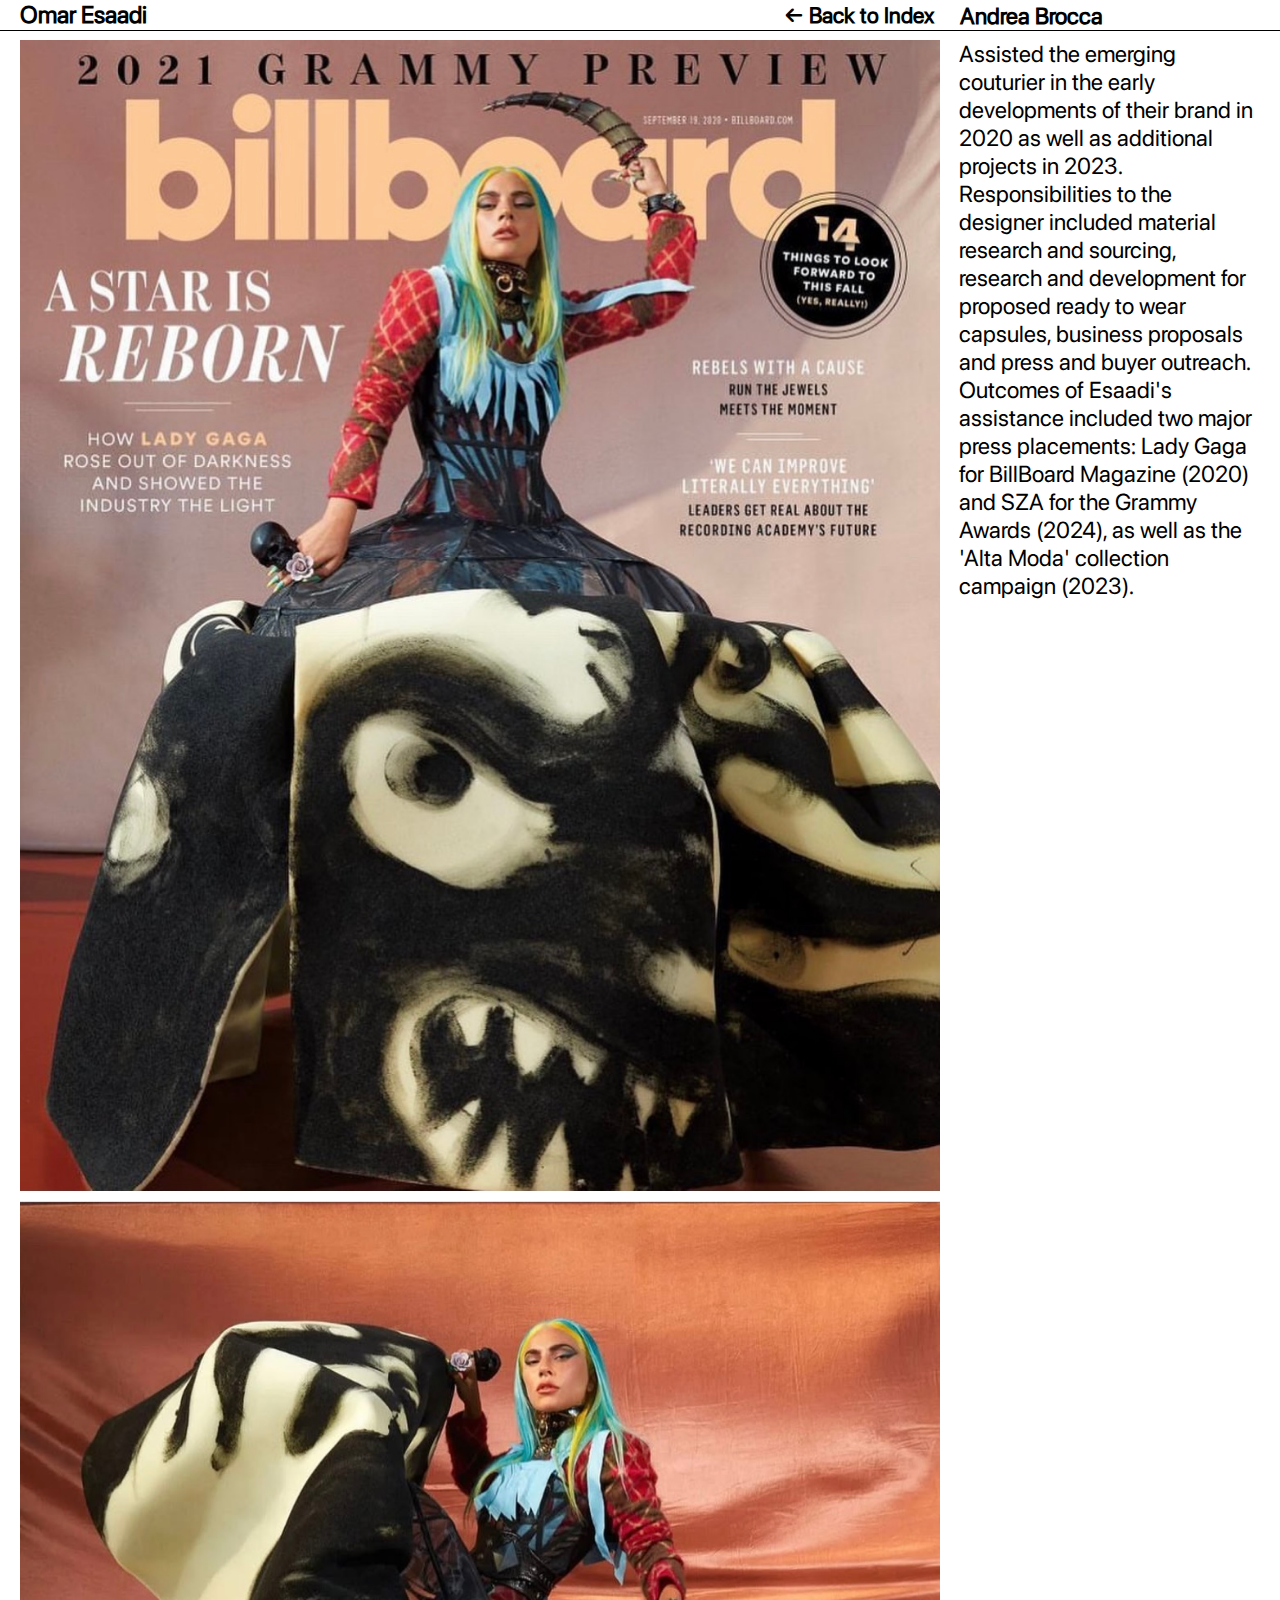
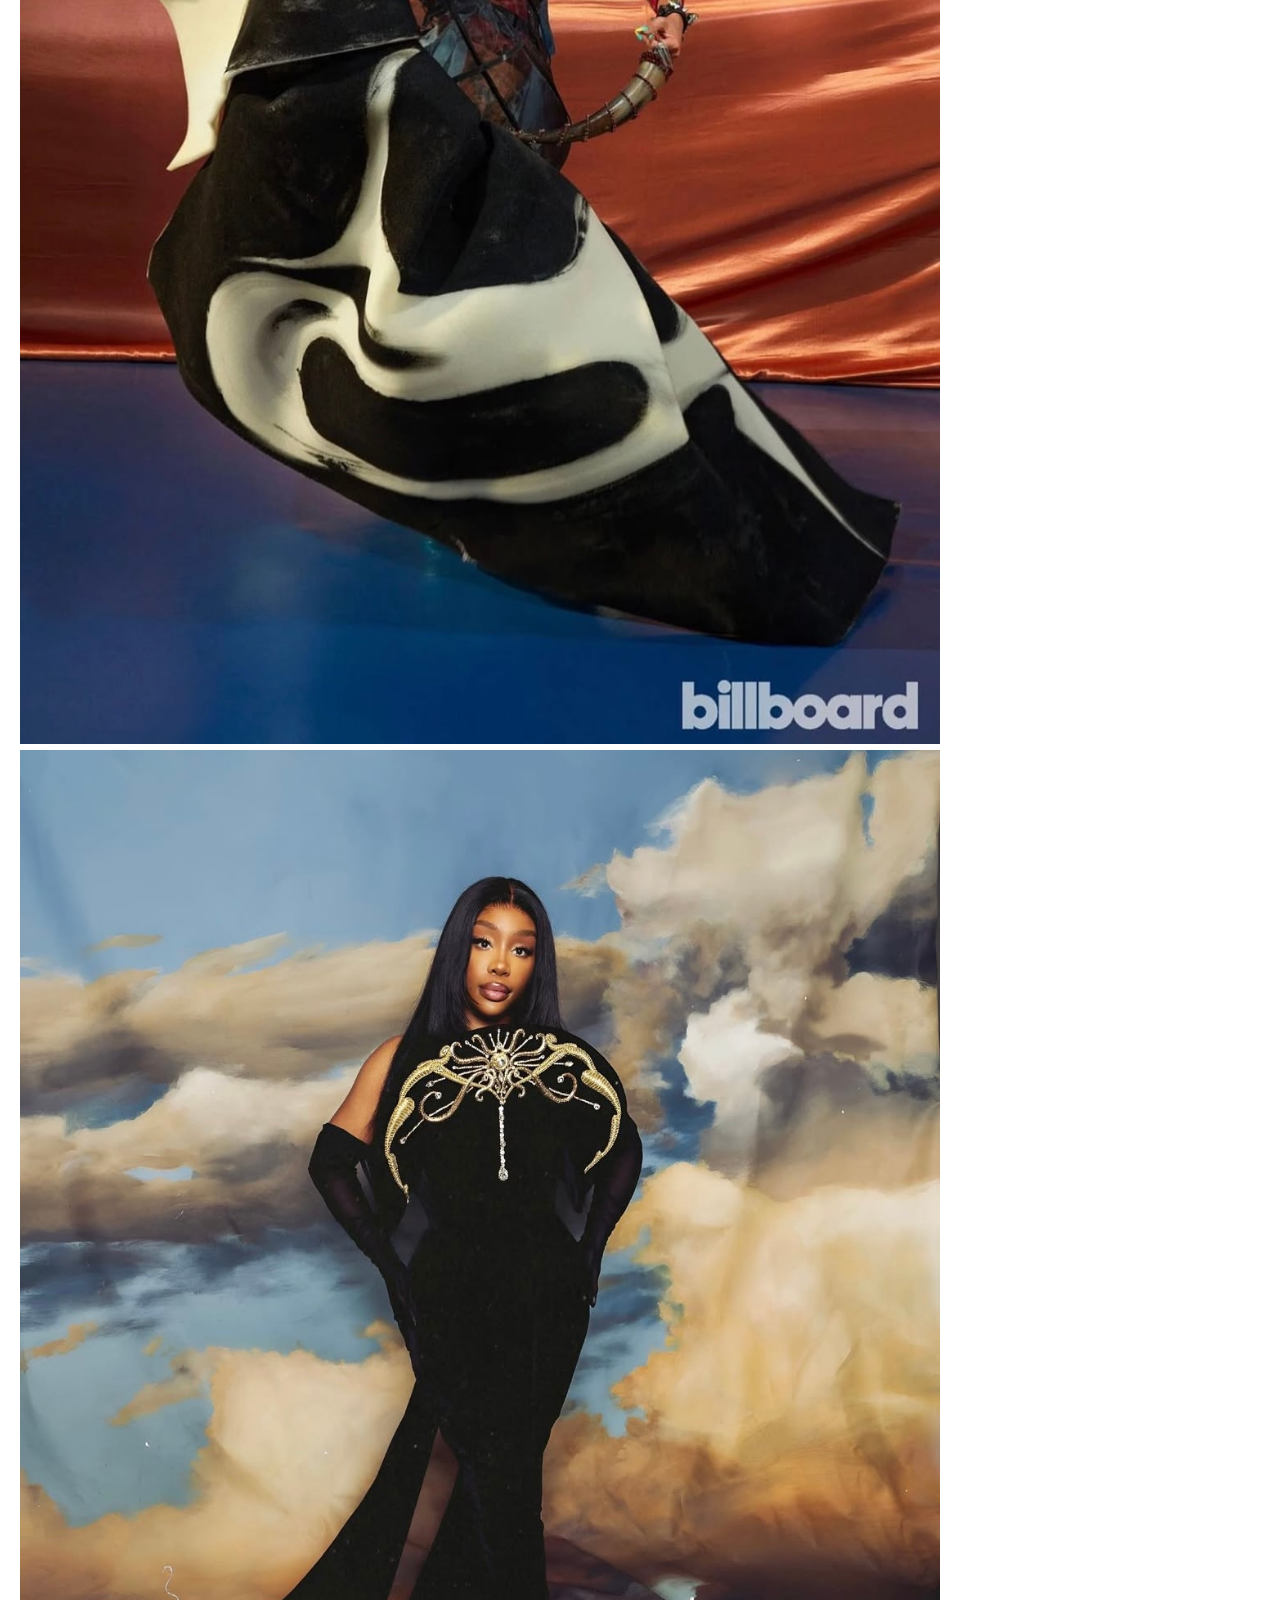
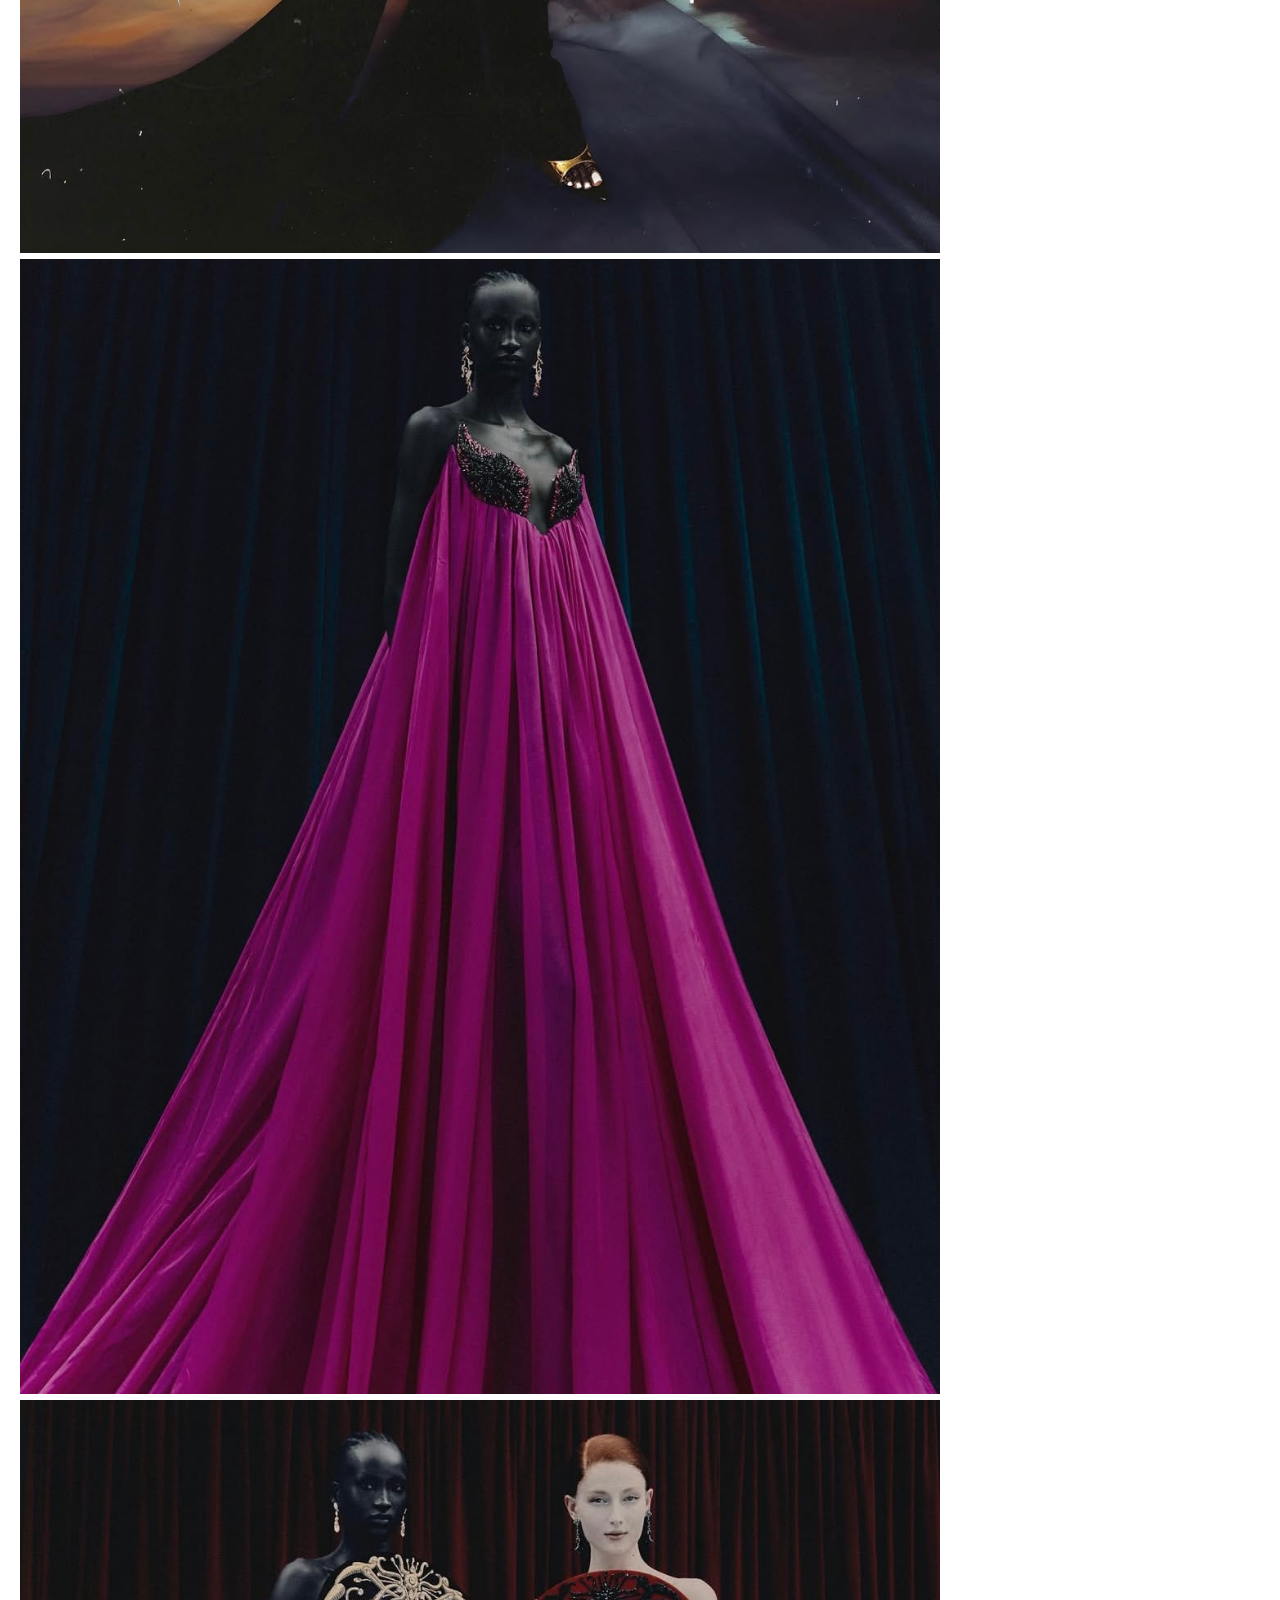
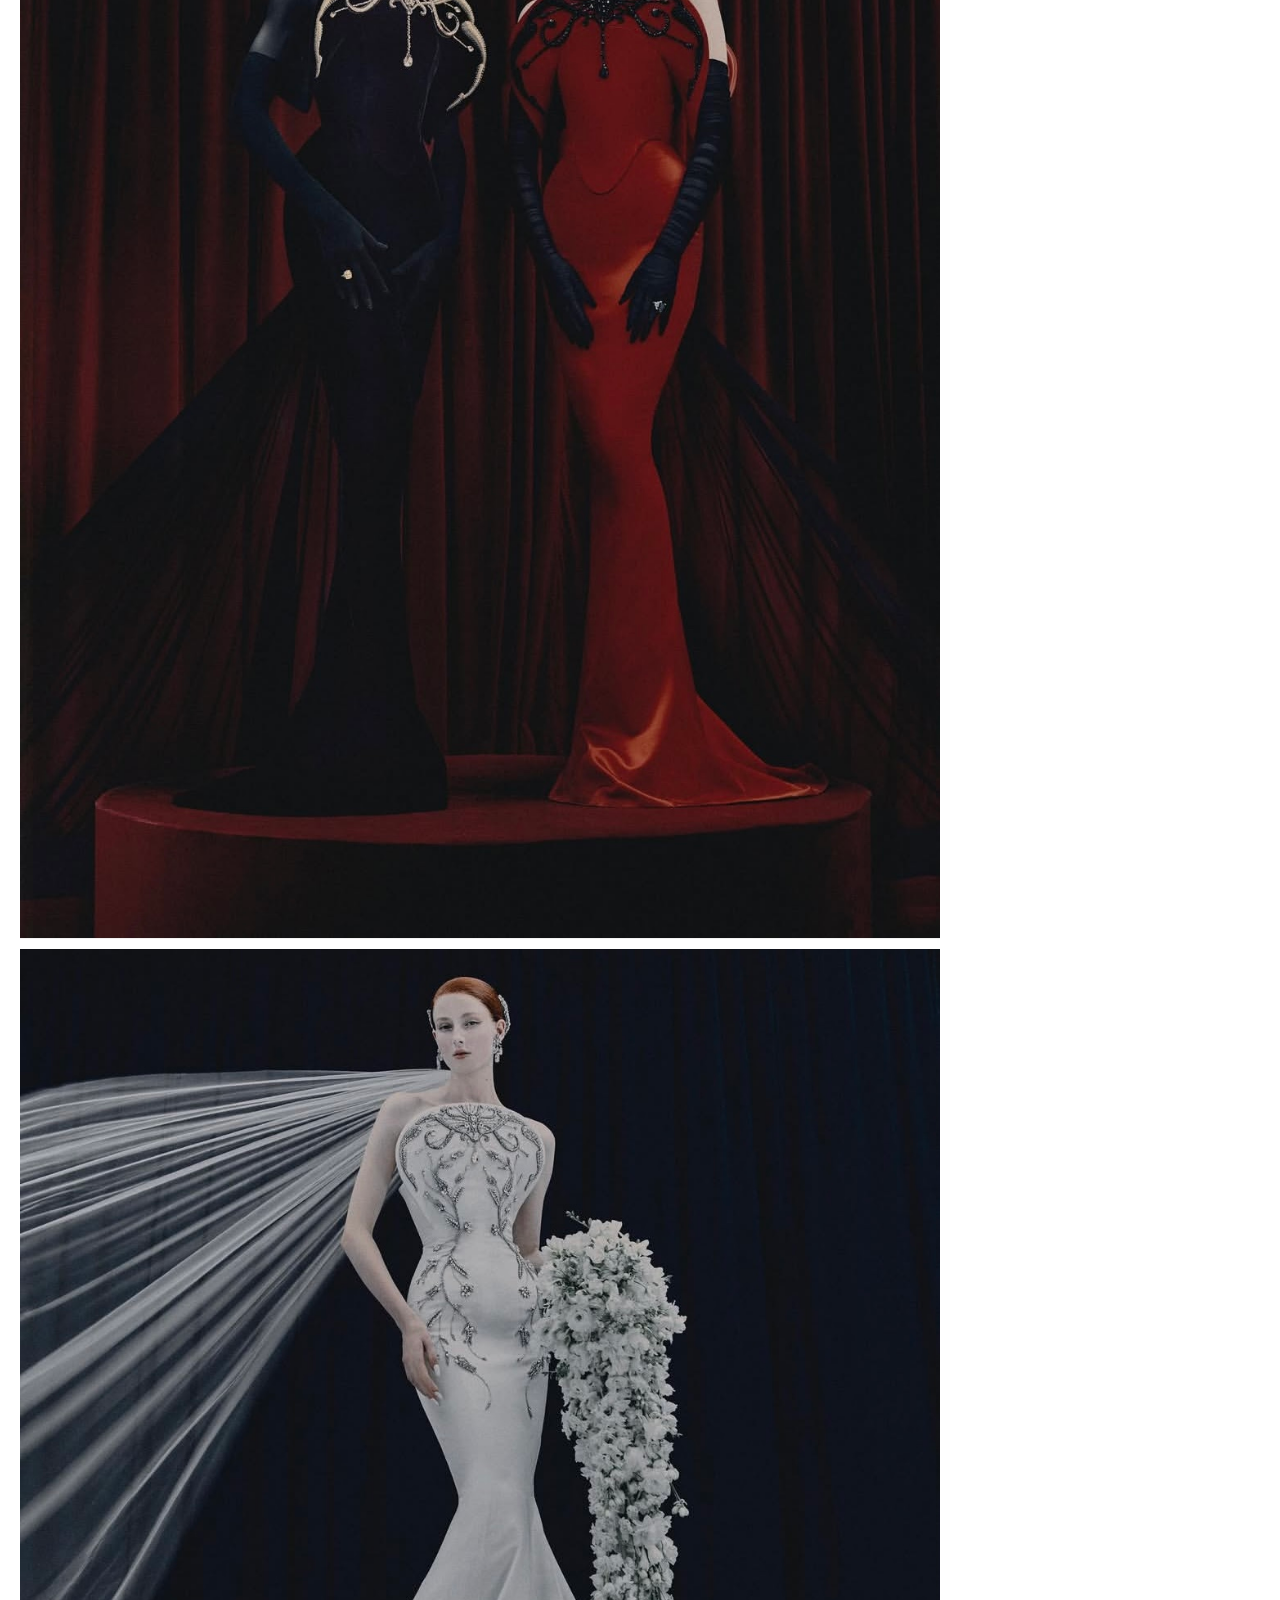
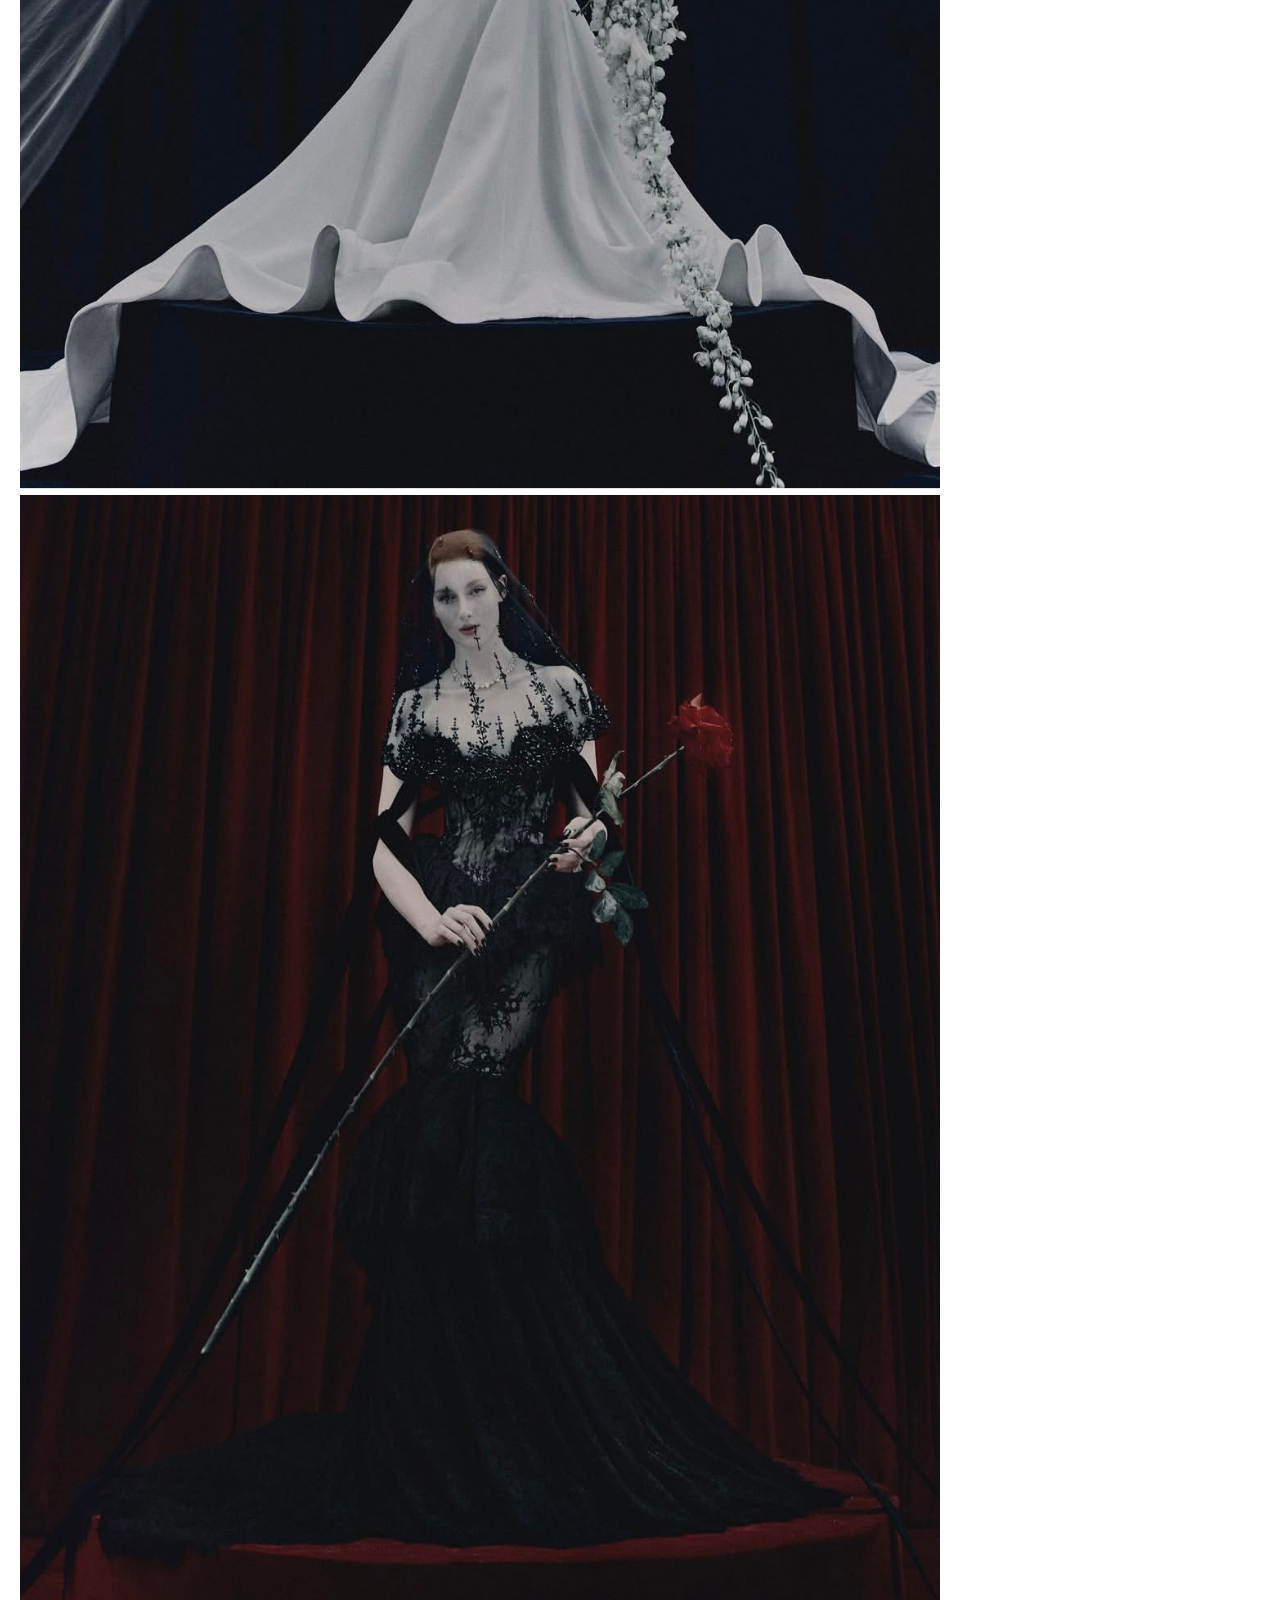
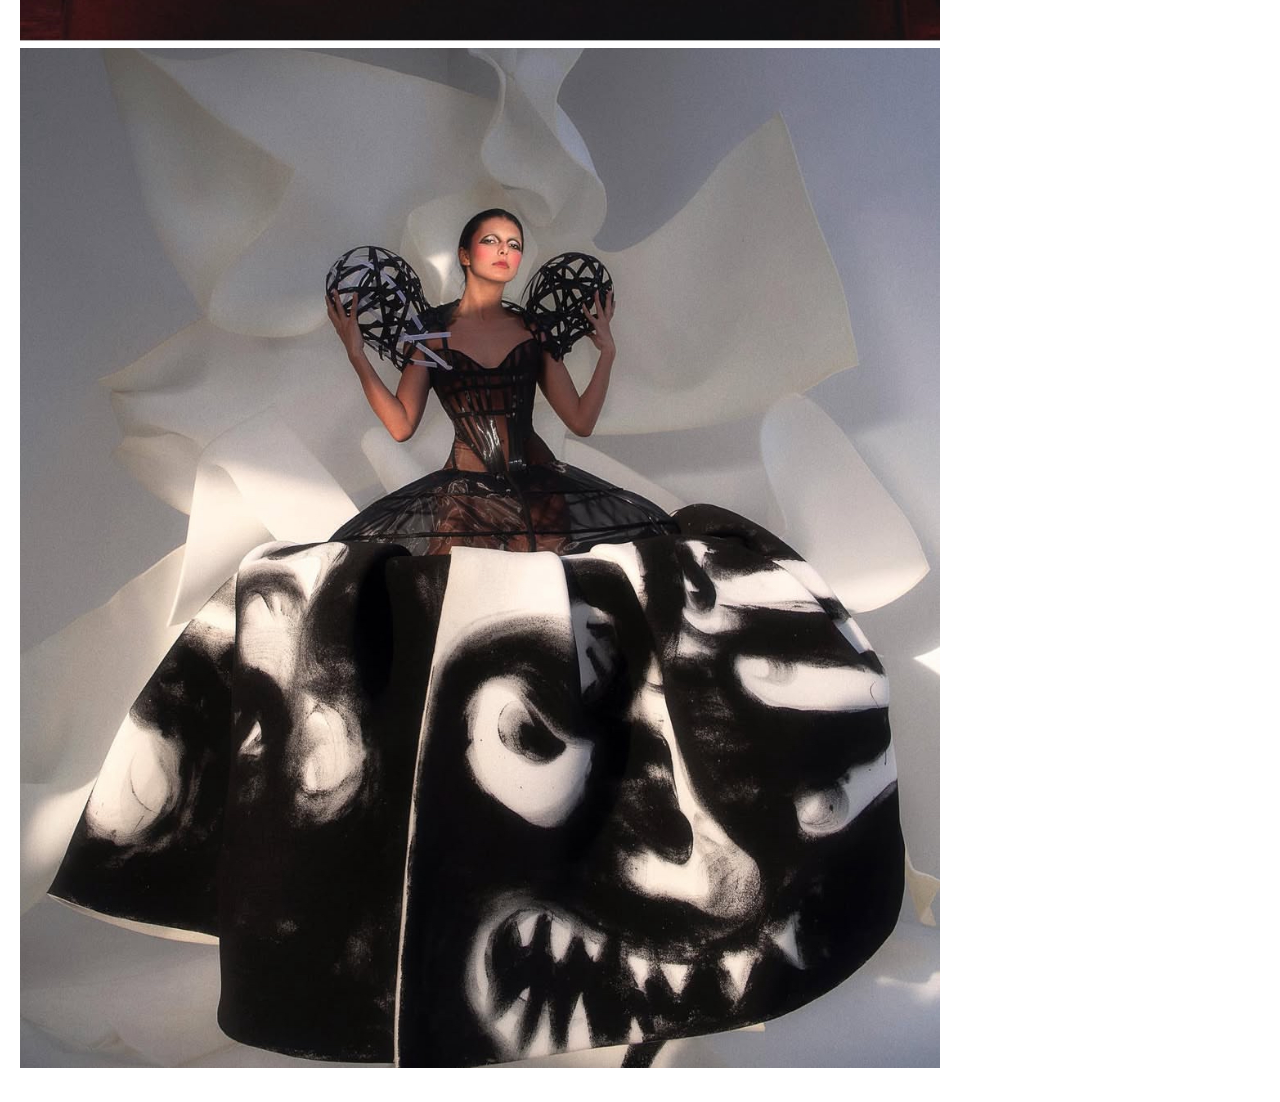
<file: pages/andrea-brocca.html>
<!-- index.html -->
<!DOCTYPE html>
<html>
  <head>
    <meta charset="UTF-8">
    <link rel="stylesheet" type="text/css" href="../css/styles.css">
    <meta name="viewport" content="width=device-width, initial-scale=1">
    <link rel="canonical" href="https://www.omar-esaadi.com/">

    <!-- SEO Meta Tags -->
    <meta name="author" content="Omar Esaadi">
    <meta name="description"
      content="andrea-brocca Campaign by Omar Esaadi: A communication campaign for Associação Londrinense Interdisciplinar de Aids (andrea-brocca) to raise awareness about the ongoing HIV/AIDS crisis in Brazil.">
    <meta name="keywords"
      content="andrea-brocca, HIV/AIDS Awareness, Omar Esaadi, Public Health Campaign, Brazil, Communication Campaign, Social Awareness, Health Education, London">
    
    <!-- Title Tag -->
    <title>andrea-brocca | HIV/AIDS Awareness Campaign by Omar Esaadi</title>
    
    <!-- Open Graph Meta Tags for Social Sharing -->
    <meta property="og:title" content="andrea-brocca - HIV/AIDS Awareness Campaign by Omar Esaadi">
    <meta property="og:description"
      content="Explore the andrea-brocca campaign by Omar Esaadi, a vital initiative to raise awareness about the HIV/AIDS crisis in Brazil through impactful communication strategies.">
    <meta property="og:image" content="https://www.leandro-niero.com/assets/coverandrea-brocca.png">
    <!-- Make sure this is the correct path to the image -->
    <meta property="og:url" content="https://www.leandro-niero.com/pages/andrea-brocca.html">
    <meta property="og:type" content="website">
    <meta property="og:locale" content="en_GB">
    <meta property="og:site_name" content="Omar Esaadi">

    <!-- Google tag (gtag.js) -->
<script async src="https://www.googletagmanager.com/gtag/js?id=G-QEPDY5T4DH"></script>
<script>
  window.dataLayer = window.dataLayer || [];
  function gtag(){dataLayer.push(arguments);}
  gtag('js', new Date());

  gtag('config', 'G-QEPDY5T4DH');
</script>

<link rel="icon" href="../assets/favicon.png" type="image">

</head>
  <body id="andrea-brocca-page">

  <!-- Header -->
  <header>
    <div class="header-container">
      <div class="header-left-right-wrapper">
        <div class="header-left">
          <h1><a href="../index.html">Omar Esaadi</a></h1>
        </div>

        <div class="header-line"></div>

        <div class="header-back">
            <h2><a href="../index.html">← Back to Index</a></h2>
          </div>

        </div>


      <div class="header-right">

        
        <h1>Andrea Brocca</h1>
    </div>
  </div>
</header>



   <!-- Main Content -->
   <main class="main">

   <!-- content -->
   <div class="top-container">

       <div class="top-left">

        <img src="../assets/andrea-brocca/andrea-brocca1.jpg" alt="andrea-brocca bus ad design">
        <img src="../assets/andrea-brocca/andrea-brocca2.jpg" alt="andrea-brocca dispenser design">
        <img src="../assets/andrea-brocca/andrea-brocca3.jpg" alt="andrea-brocca9">
        <img src="../assets/andrea-brocca/andrea-brocca4.jpg" alt="andrea-brocca8">
        <img src="../assets/andrea-brocca/andrea-brocca5.jpg" alt="andrea-brocca billboard">
        <img src="../assets/andrea-brocca/andrea-brocca6.jpg" alt="andrea-broccafb">
        <img src="../assets/andrea-brocca/andrea-brocca7.jpg" alt="andrea-broccap2">
        <img src="../assets/andrea-brocca/andrea-brocca8.jpg" alt="andrea-broccap3">
</div>

 


 <!-- About Section -->

 <div class="top-right">
 
<section id="about">

<p>Assisted the emerging couturier in the early developments of their brand in 2020 as well as additional projects in 2023.
Responsibilities to the designer included material research and sourcing, research and development for proposed ready to
wear capsules, business proposals and press and buyer outreach.

Outcomes of Esaadi's assistance included two major press placements: Lady Gaga for BillBoard Magazine (2020) and SZA for
the Grammy Awards (2024), as well as the 'Alta Moda' collection campaign (2023).
  </p> 

</section>

</div>  
</div>


</main>

  </body>
</html>
</file>
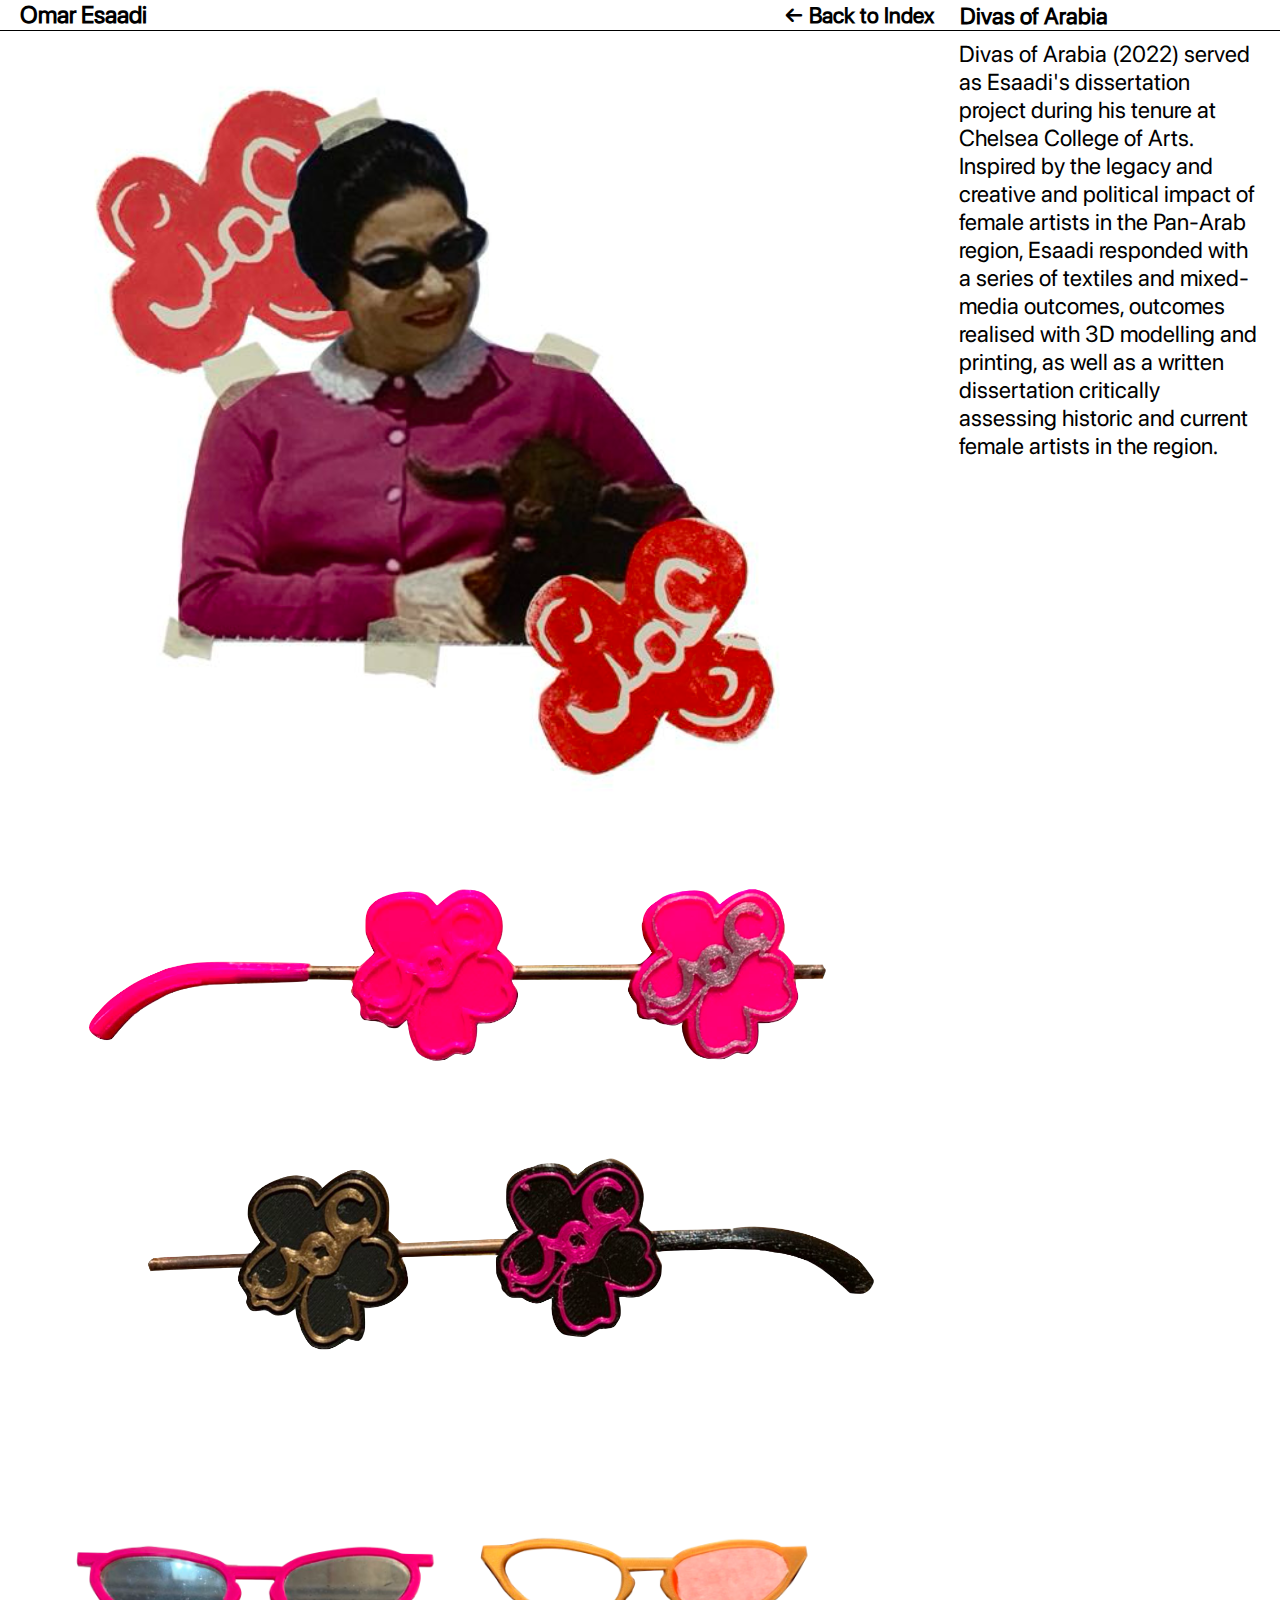
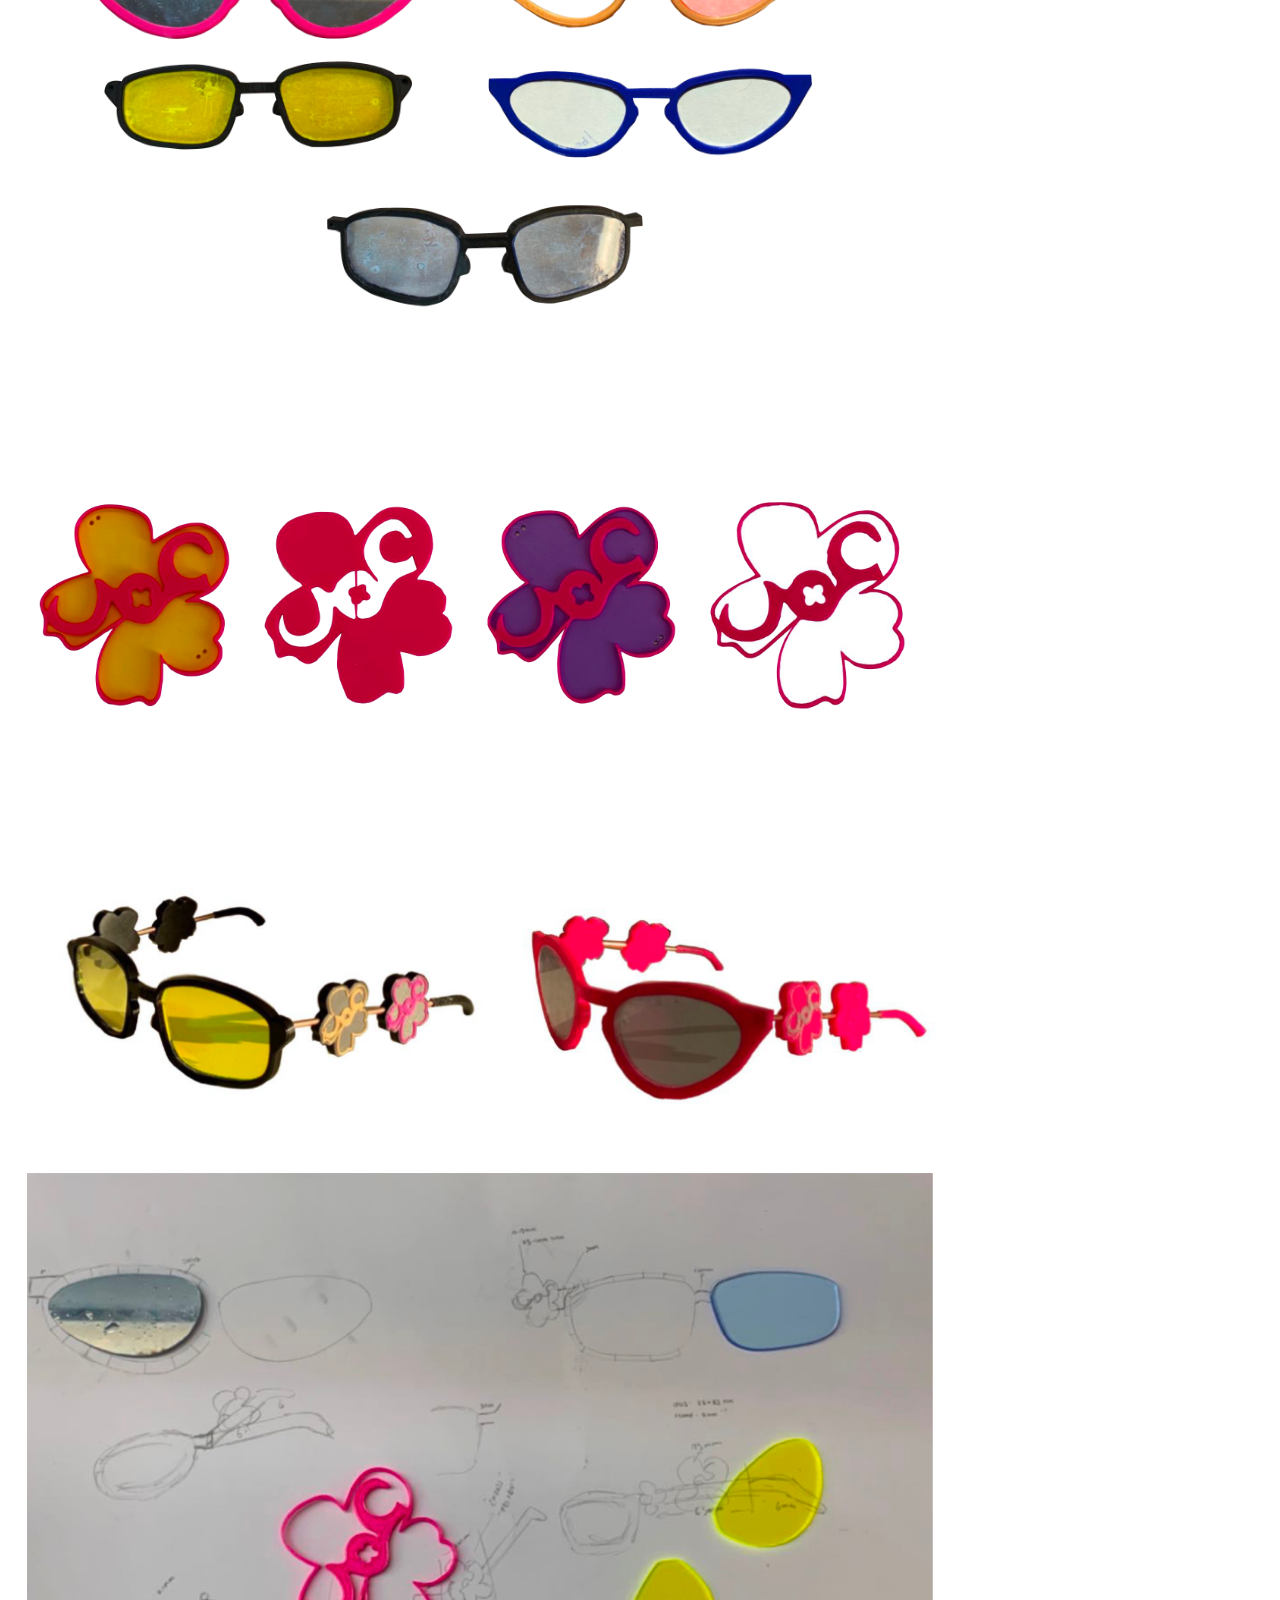
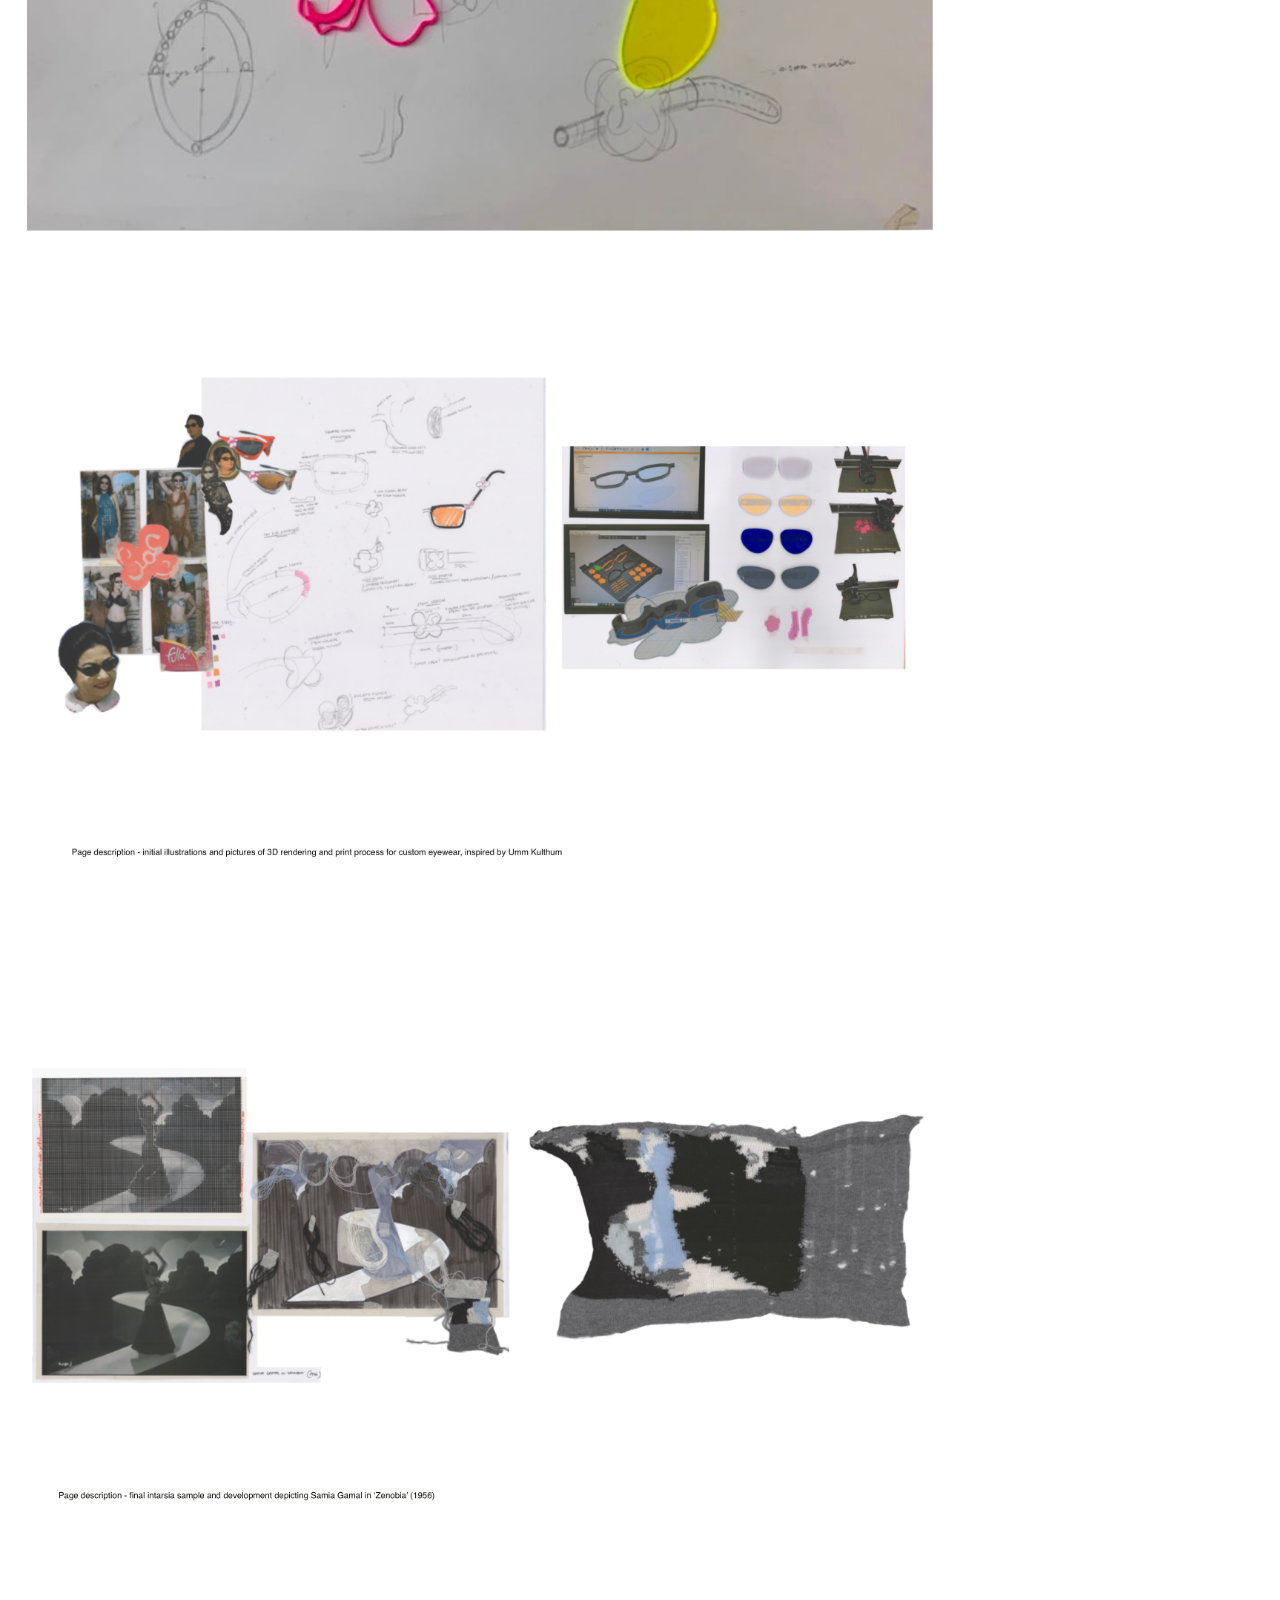
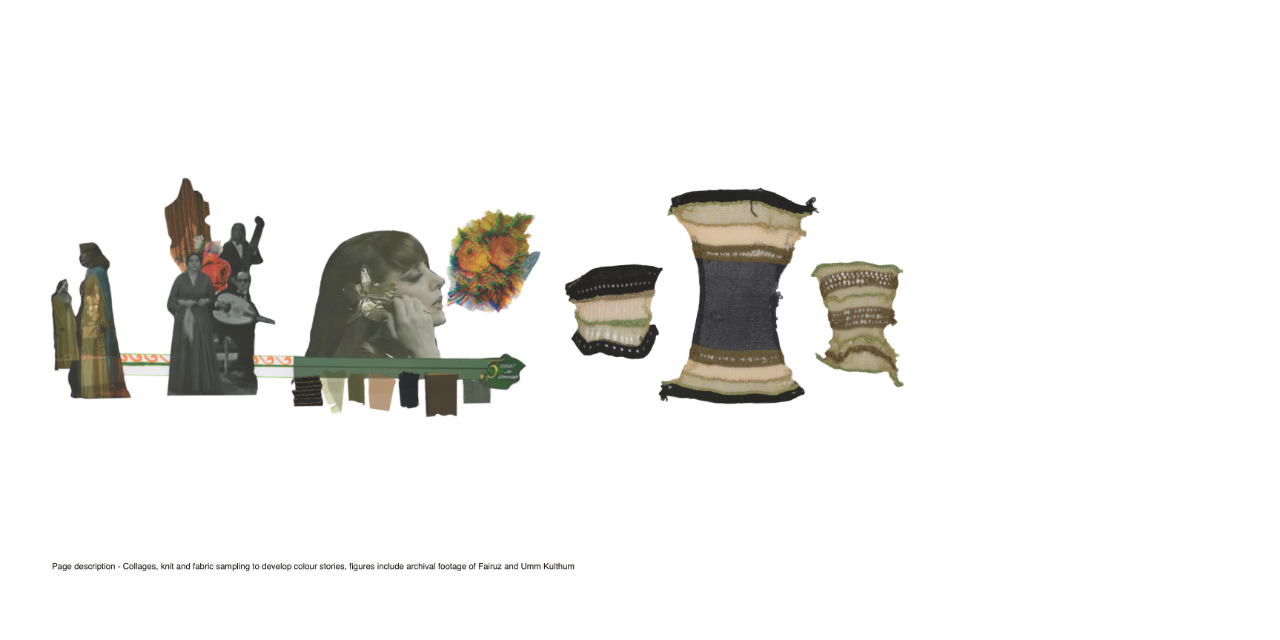
<file: pages/divas-of-arabia.html>
<!-- index.html -->
<!DOCTYPE html>
<html>

<head>
    <meta charset="UTF-8">
    <link rel="stylesheet" type="text/css" href="../css/styles.css">
    <meta name="viewport" content="width=device-width, initial-scale=1">
    <link rel="canonical" href="https://www.omar-esaadi.com/">

    <!-- SEO Meta Tags -->
    <meta name="author" content="Omar Esaadi">
    <meta name="description"
        content="Divas of Arabia Project by Omar Esaadi, diffusion models transform photographs taken by Roxy Lee.">
    <meta name="keywords"
        content="Divas of Arabia, Omar Esaadi, AI Art, Digital Art, Generative Art, AI diffusion, London, Roxy Lee Photography">
    
    <!-- Title Tag -->
    <title>Divas of Arabia | AI Diffusion Art by Omar Esaadi</title>
    
    <!-- Open Graph Meta Tags for Social Sharing -->
    <meta property="og:title" content="Divas of Arabia Project by Omar Esaadi">
    <meta property="og:description"
        content="Explore the Divas of Arabia project by Omar Esaadi, where generative models transform photography of queer nightlife in London.">
    <meta property="og:image" content="https://www.omar-eesadi.com/assets/coverDivas of Arabia.png">
    <!-- Make sure this is the correct path to the image -->
    <meta property="og:url" content="https://www.omar-eesadi.com/pages/Divas of Arabia.html">
    <meta property="og:type" content="website">
    <meta property="og:locale" content="en_GB">
    <meta property="og:site_name" content="Omar Esaadi">
    
    <!-- Link to CSS -->
    <link rel="stylesheet" type="text/css" href="../css/styles.css">
    
    <!-- Favicon -->
    <link rel="icon" href="../assets/favicon.png" type="image">

 <!-- SEO Meta Tags -->
    <meta name="author" content="Omar Esaadi">
    <meta name="description" content="Divas of Arabia Project by Omar Esaadi, using diffusion models to transform photographs taken by Roxy Lee.">
    <meta name="keywords" content="Divas of Arabia, Omar Esaadi, AI Art, Digital Art, Generative Art, AI diffusion, London, Roxy Lee Photography">

    <!-- Title Tag -->
    <title>Divas of Arabia | AI Diffusion Art by Omar Esaadi</title>

    <!-- Open Graph Meta Tags for Social Sharing -->
    <meta property="og:title" content="Divas of Arabia Project by Omar Esaadi">
    <meta property="og:description" content="Divas of Arabia Project by Omar Esaadi, using diffusion models to transform photographs taken by Roxy Lee.">
    <meta property="og:image" content="https://www.omar-eesadi.com/assets/Divas of Arabia_ticket.png"> <!-- Make sure this is the correct path to the image -->
    <meta property="og:url" content="https://www.omar-eesadi.com/pages/Divas of Arabia.html">
    <meta property="og:type" content="website">
    <meta property="og:locale" content="en_GB">
    <meta property="og:site_name" content="Omar Esaadi">
    
    <!-- Link to CSS -->
    <link rel="stylesheet" type="text/css" href="../css/styles.css">

    <!-- Favicon -->
    <link rel="icon" href="../assets/favicon.png" type="image">

    <!-- Google tag (gtag.js) -->
    <script async src="https://www.googletagmanager.com/gtag/js?id=G-QEPDY5T4DH"></script>
    <script>
        window.dataLayer = window.dataLayer || [];
        function gtag() { dataLayer.push(arguments); }
        gtag('js', new Date());

        gtag('config', 'G-QEPDY5T4DH');
    </script>

    <link rel="icon" href="../assets/favicon.png" type="image">

</head>

<body id="Divas of Arabia-page">

    <!-- Header -->
    <header>
        <div class="header-container">
            <div class="header-left-right-wrapper">
                <div class="header-left">
                    <h1><a href="../index.html">Omar Esaadi</a></h1>
                </div>

                <div class="header-line"></div>

                <div class="header-back">
                    <h2><a href="../index.html">← Back to Index</a></h2>
                </div>

            </div>



            <div class="header-right">
                <h1>Divas of Arabia</h1>
            </div>
        </div>
    </header>



    <!-- Main Content -->
    <main class="main">

        <!-- content -->
        <div class="top-container">

            <div class="top-left">

                <img src="../assets/divas-of-arabia/divas-of-arabia1.png" alt="alia bus ad design">
                <img src="../assets/divas-of-arabia/divas-of-arabia2.png" alt="alia dispenser design">
                <img src="../assets/divas-of-arabia/divas-of-arabia3.png" alt="alia9">
                <img src="../assets/divas-of-arabia/divas-of-arabia4.png" alt="alia8">
                <img src="../assets/divas-of-arabia/divas-of-arabia5.png" alt="alia billboard">
                <img src="../assets/divas-of-arabia/divas-of-arabia6.png" alt="alia7">
                <img src="../assets/divas-of-arabia/divas-of-arabia7.JPG" alt="alia6">
                <img src="../assets/divas-of-arabia/divas-of-arabia8.JPG" alt="alia5">
                <img src="../assets/divas-of-arabia/divas-of-arabia9.JPG" alt="alia4">



            </div>


            <!-- About Section -->

            <div class="top-right">

                <section id="about">

                    <p>Divas of Arabia (2022) served as Esaadi's dissertation project during his tenure at Chelsea College of Arts. Inspired by
                    the legacy and creative and political impact of female artists in the Pan-Arab region, Esaadi responded with a series of
                    textiles and mixed-media outcomes, outcomes realised with 3D modelling and printing, as well as a written dissertation
                    critically assessing historic and current female artists in the region.
                    </p>

                </section>

            </div>
        </div>
    </main>
</body>

</html>
</file>
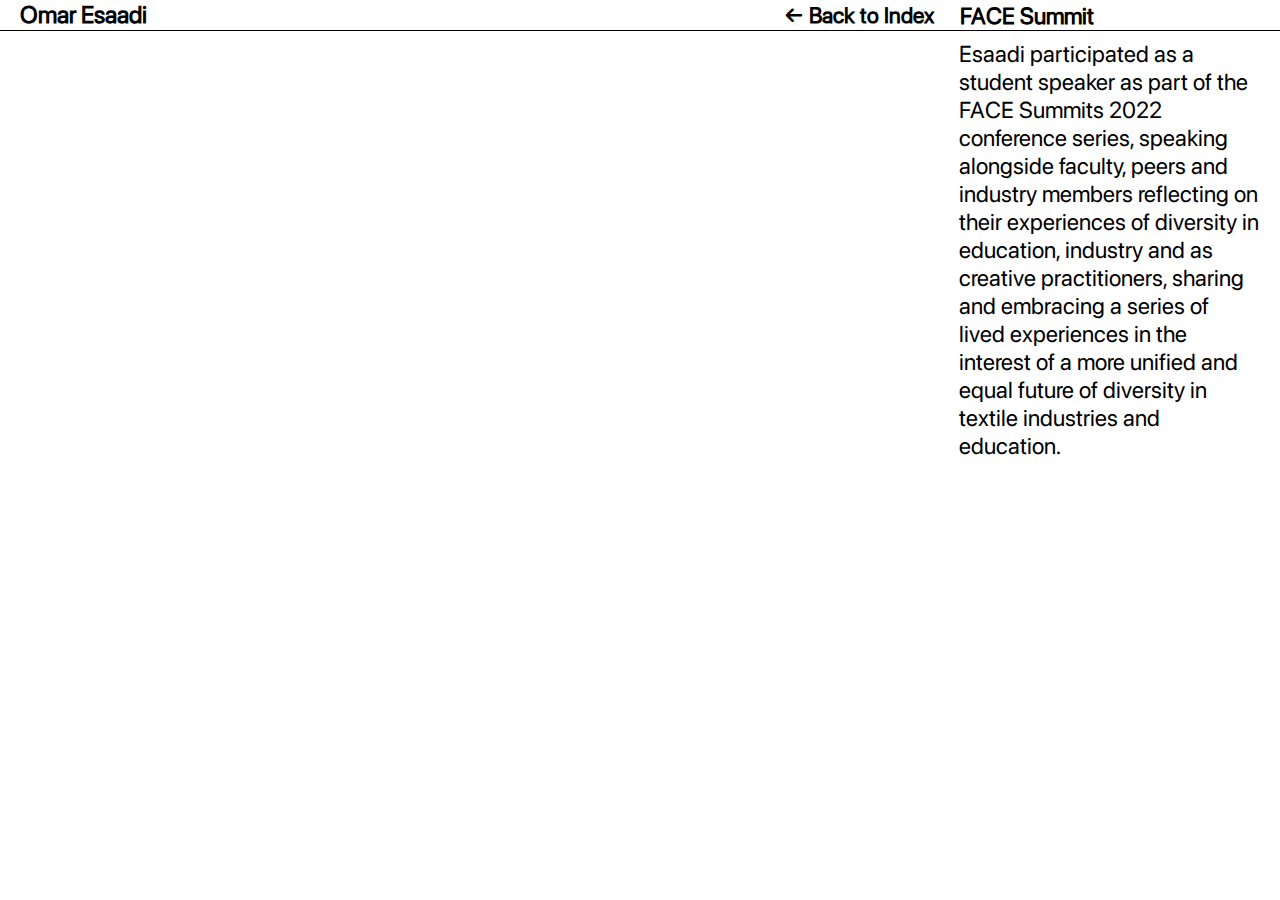
<file: pages/face-summit .html>
<!-- index.html -->
<!DOCTYPE html>
<html>
  <head>
    <meta charset="UTF-8">
    <link rel="stylesheet" type="text/css" href="../css/styles.css">
    <meta name="viewport" content="width=device-width, initial-scale=1">
    <link rel="canonical" href="https://www.omar-esaadi.com/">

    <!-- SEO Meta Tags -->
    <meta name="author" content="Omar Esaadi">
    <meta name="description"
      content="FACE Summit  by Omar Esaadi: A digital project exploring queer narratives through AI-driven generative art with a sexy horror aesthetic.">
    <meta name="keywords"
      content="FACE Summit , Omar Esaadi, AI Generative Art, Queer Narratives, Sexy Horror, Digital Art, LGBTQ+, Patreon, London">
    
    <!-- Title Tag -->
    <title>FACE Summit  | Queer Narratives in AI Art by Omar Esaadi</title>
    
    <!-- Open Graph Meta Tags for Social Sharing -->
    <meta property="og:title" content="FACE Summit  - Queer Narratives in AI Art by Omar Esaadi">
    <meta property="og:description"
      content="Explore FACE Summit , a project by Omar Esaadi that merges AI-driven generative art with queer narratives and a sexy horror aesthetic.">
    <meta property="og:image" content="https://www.leandro-niero.com/assets/coverGenerational.png">
    <!-- Make sure this is the correct path to the image -->
    <meta property="og:url" content="https://www.leandro-niero.com/pages/generational-trauma.html">
    <meta property="og:type" content="website">
    <meta property="og:locale" content="en_GB">
    <meta property="og:site_name" content="Omar Esaadi">

    
<!-- Google tag (gtag.js) -->
<script async src="https://www.googletagmanager.com/gtag/js?id=G-QEPDY5T4DH"></script>
<script>
  window.dataLayer = window.dataLayer || [];
  function gtag(){dataLayer.push(arguments);}
  gtag('js', new Date());

  gtag('config', 'G-QEPDY5T4DH');
</script>

<link rel="icon" href="../assets/favicon.png" type="image">

  </head>
  <body id="generational-trauma-page">


  <!-- Header -->
  <header>
    <div class="header-container">
      <div class="header-left-right-wrapper">
        <div class="header-left">
          <h1><a href="../index.html">Omar Esaadi</a></h1>
        </div>

        <div class="header-line"></div>

        <div class="header-back">
          <h2><a href="../index.html">← Back to Index</a></h2>
        </div>
      </div>
      <div class="header-right">
        <h1>FACE Summit </h1>
    </div>
    </div>
  </header>
    



   <!-- Main Content -->
   <main class="main">

    <!-- content -->
    <div class="top-container">
        <div class="top-left">
          <div class="video-container">
            <iframe title="YouTube video player" src="https://www.youtube.com/embed/nGixi4ugWh8" frameborder="0" allow="accelerometer; autoplay; clipboard-write; encrypted-media; gyroscope; picture-in-picture" allowfullscreen></iframe>
          </div>
            </div>
 
  <!-- About Section -->
  <div class="top-right">
 <section id="about">
 
 <p>Esaadi participated as a student speaker as part of the FACE Summits 2022 conference series, speaking alongside faculty,
peers and industry members reflecting on their experiences of diversity in education, industry and as creative
practitioners, sharing and embracing a series of lived experiences in the interest of a more unified and equal future of
diversity in textile industries and education.
</p> 
 
 </section>
 
 </div>  
 </div>

</main>

  </body>
</html>
</file>
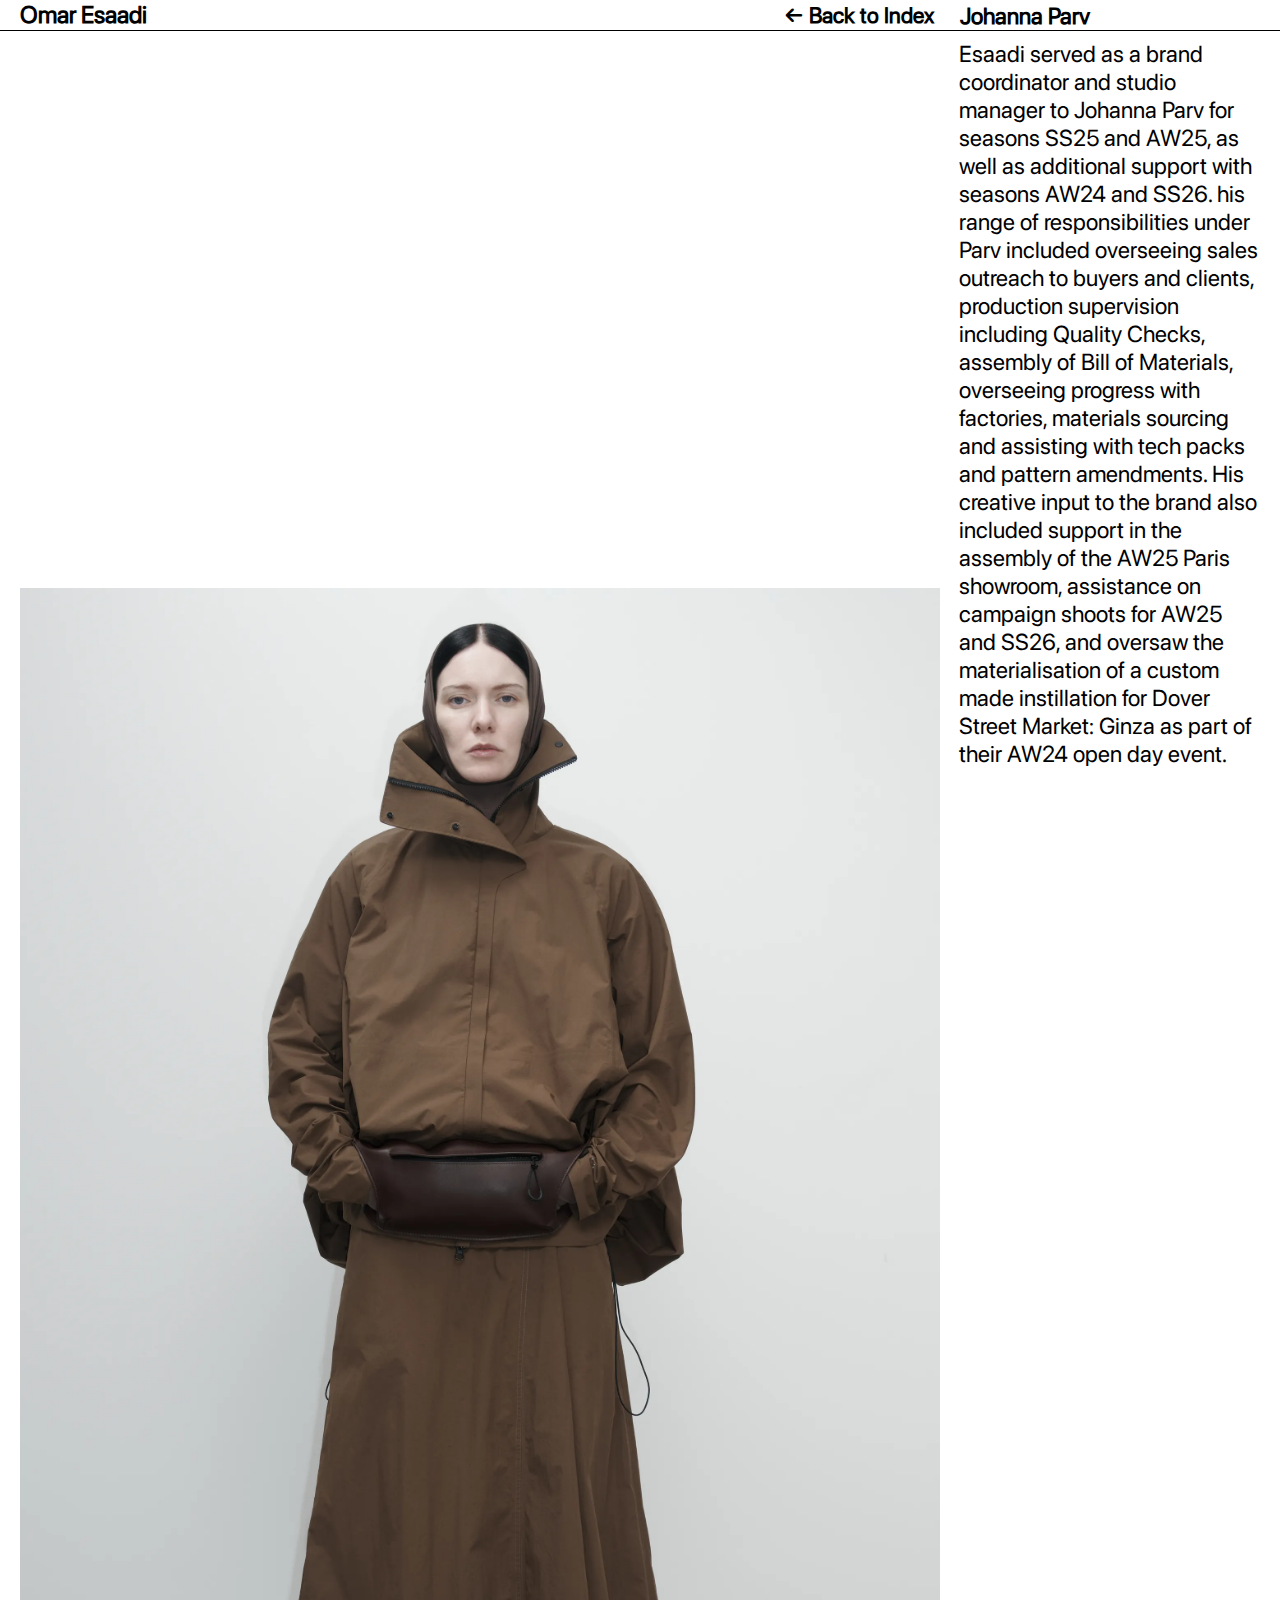
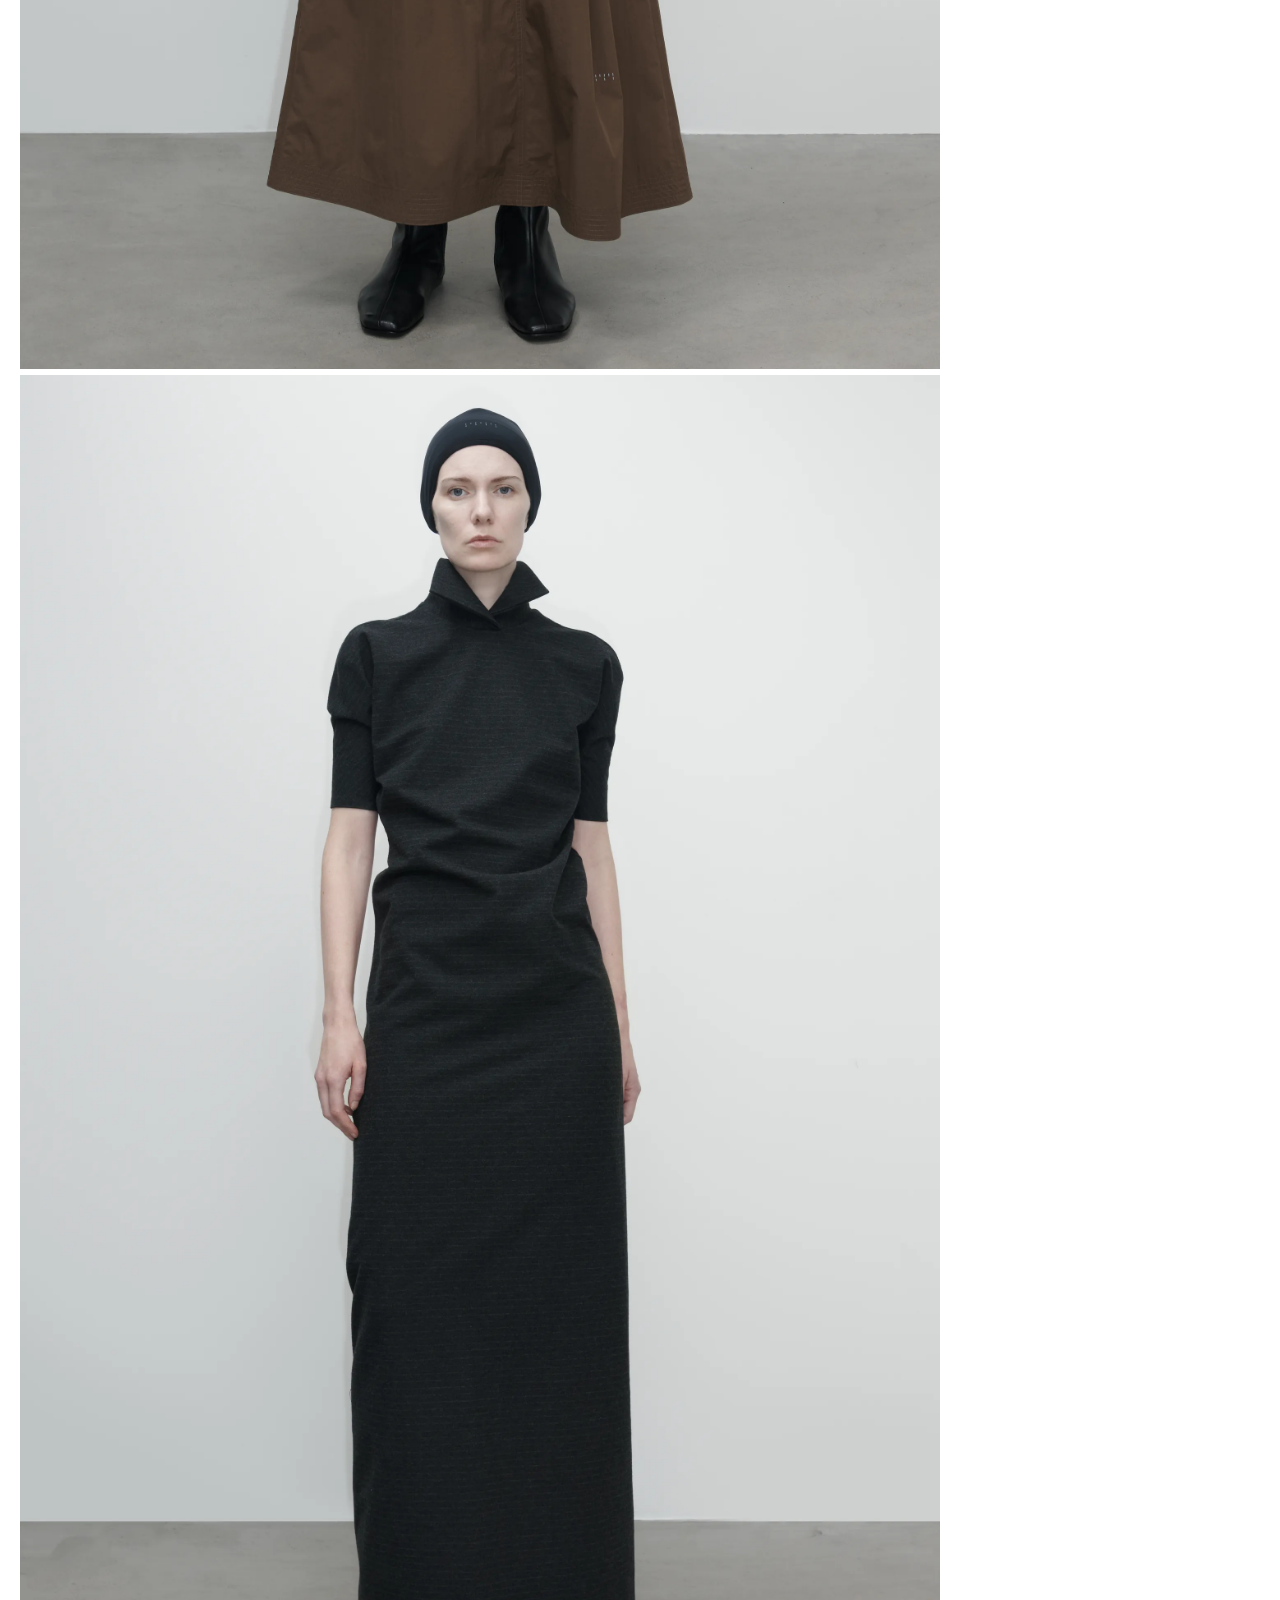
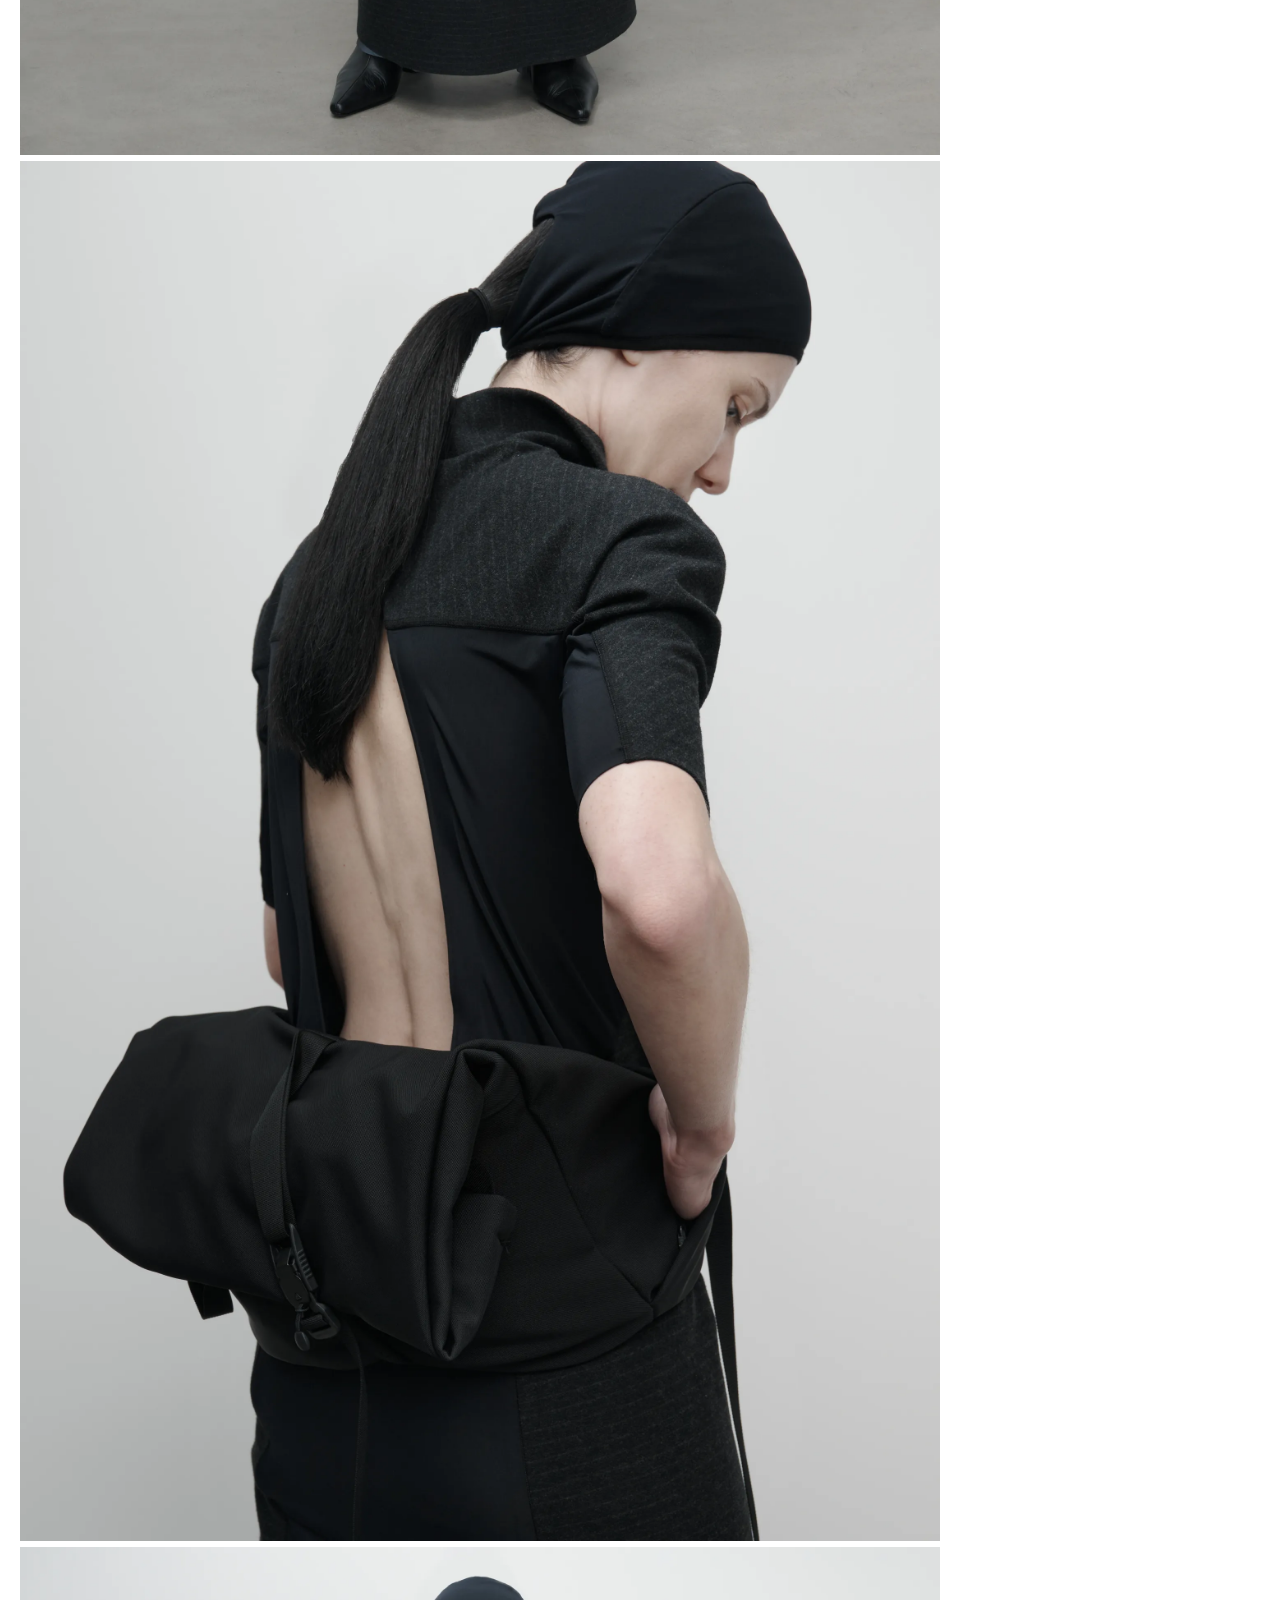
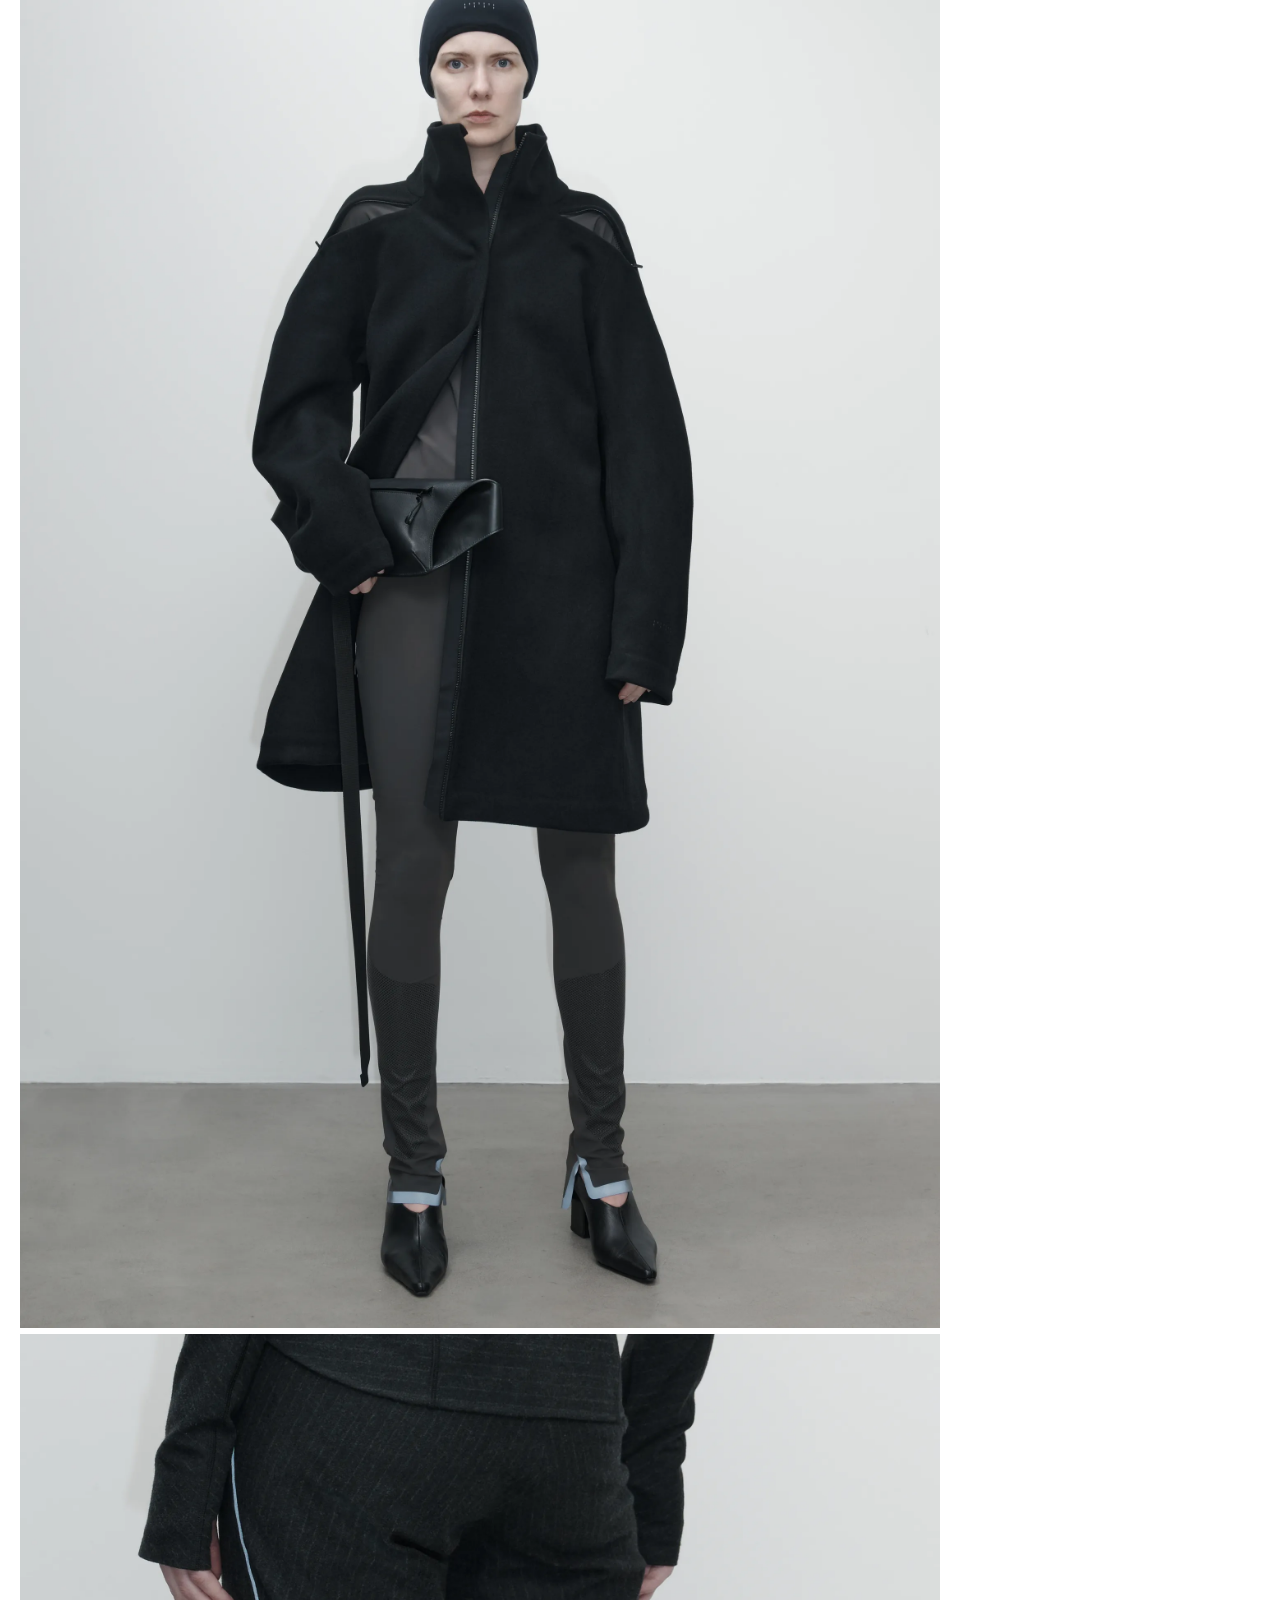
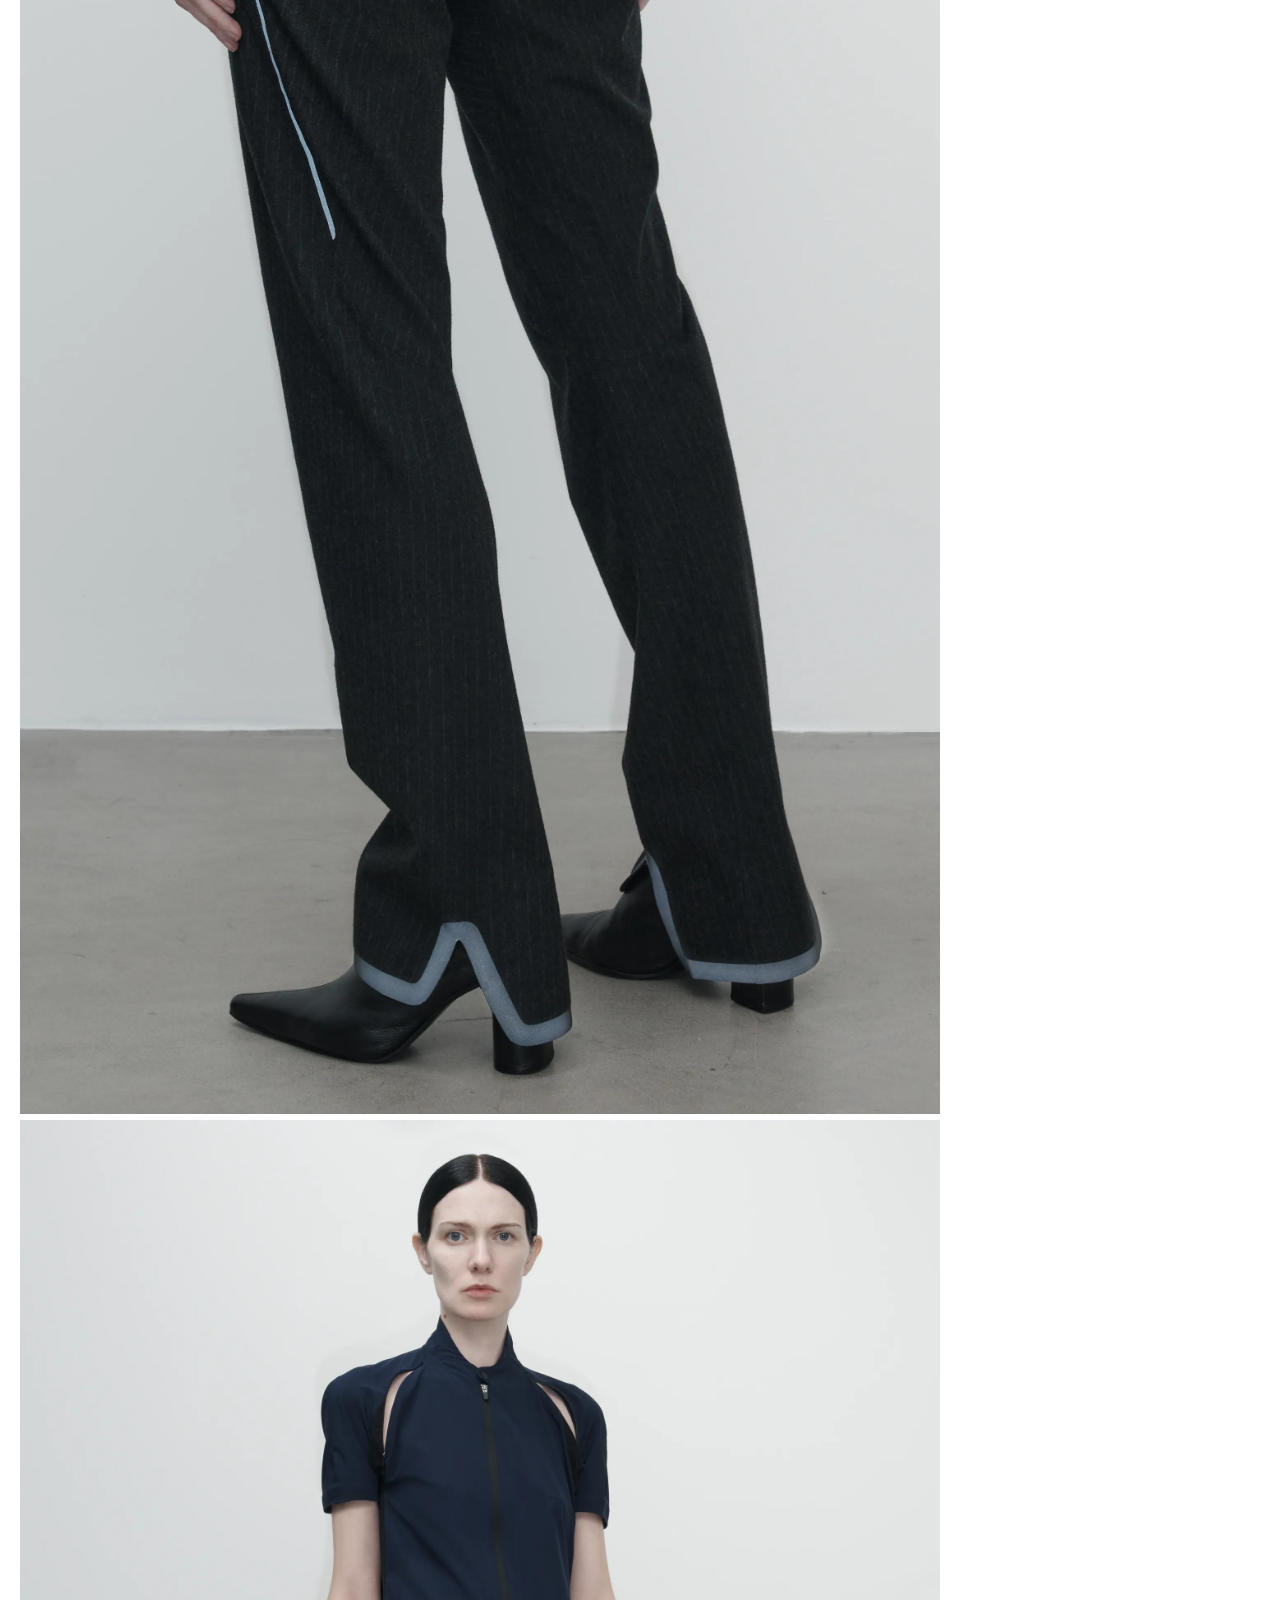
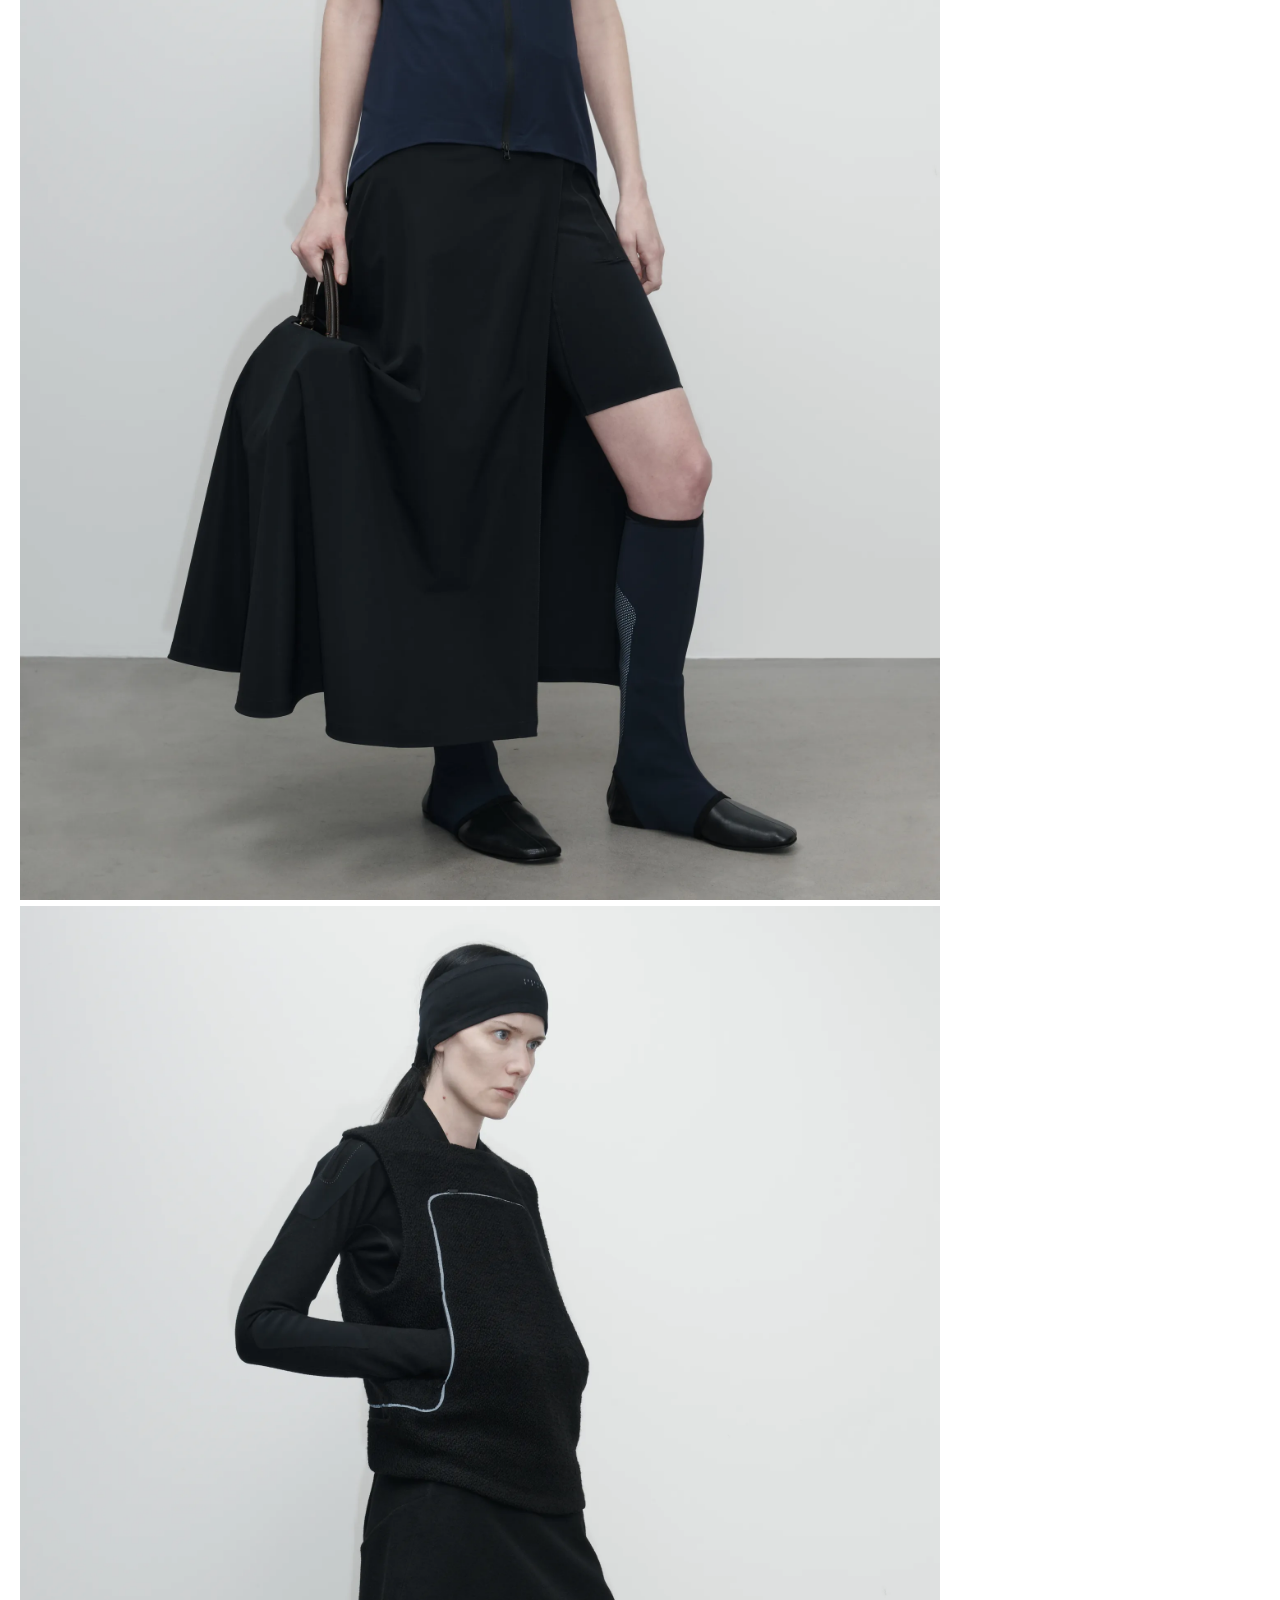
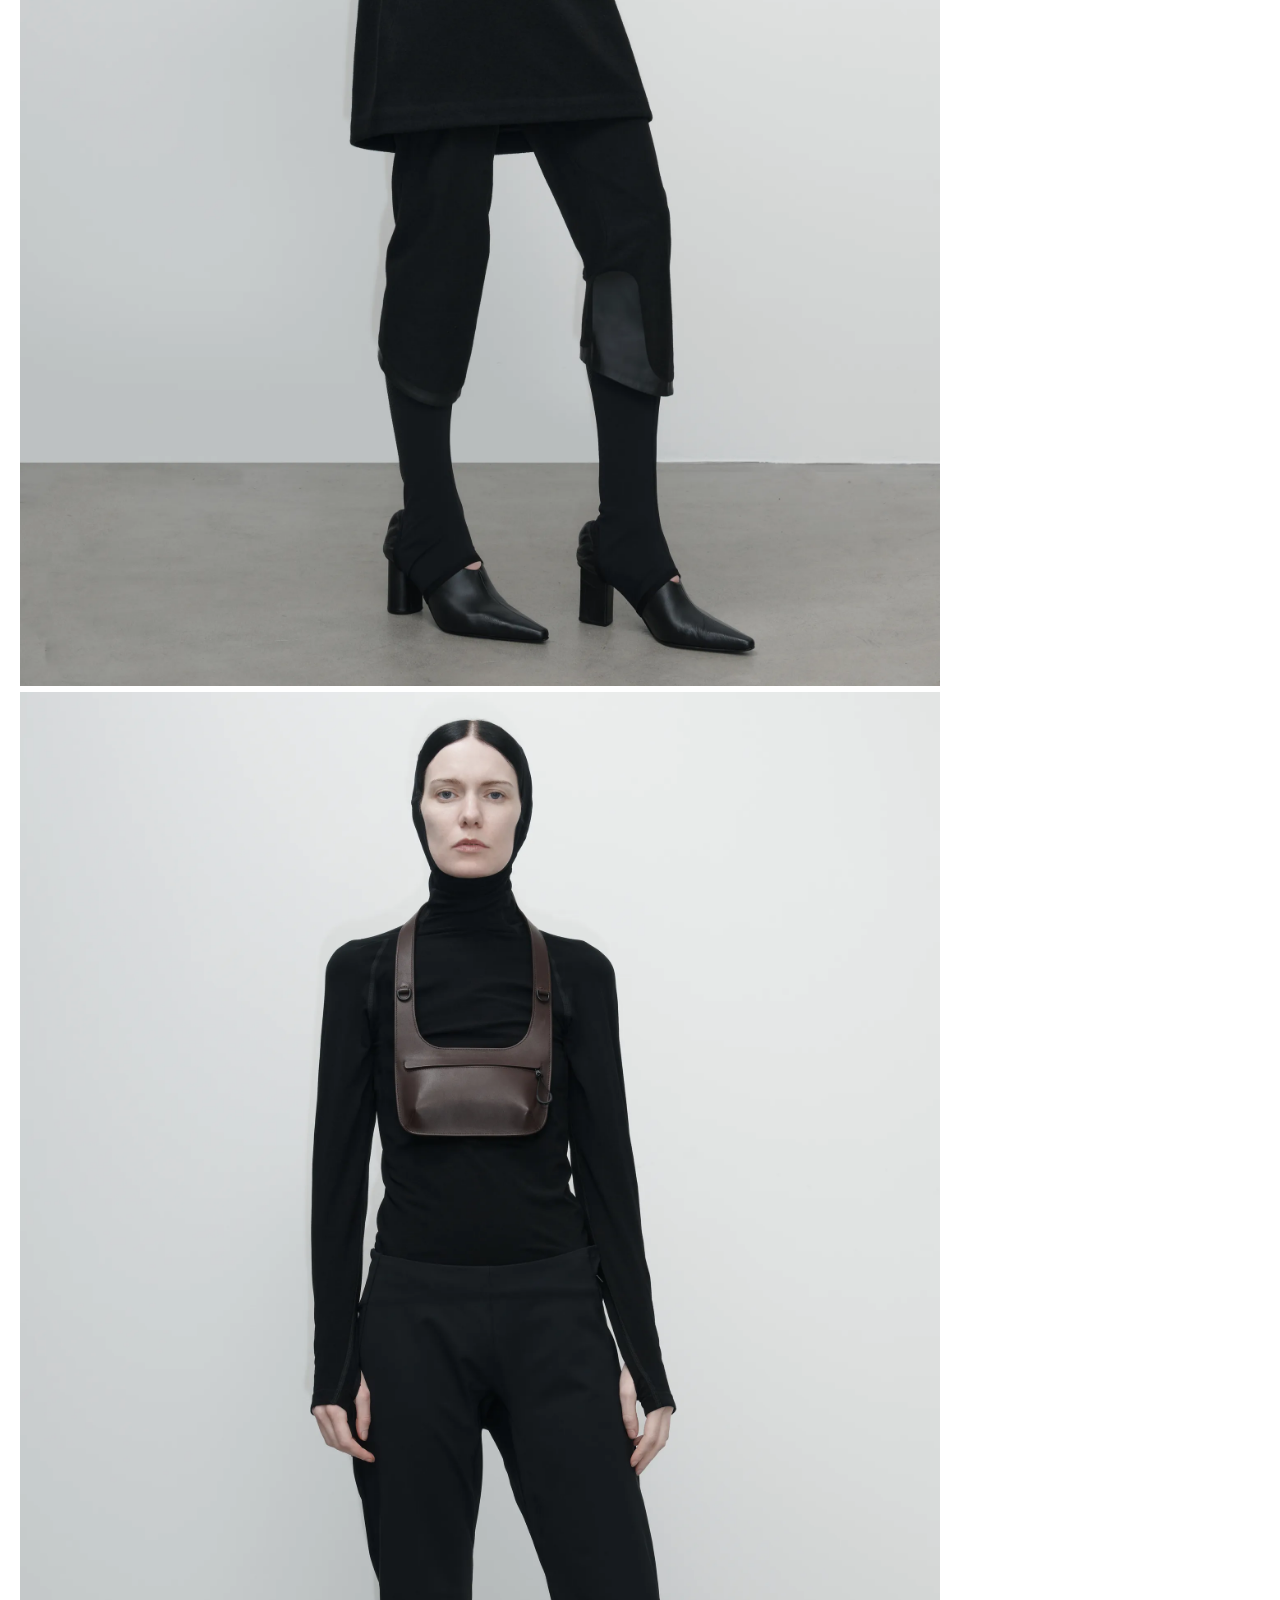
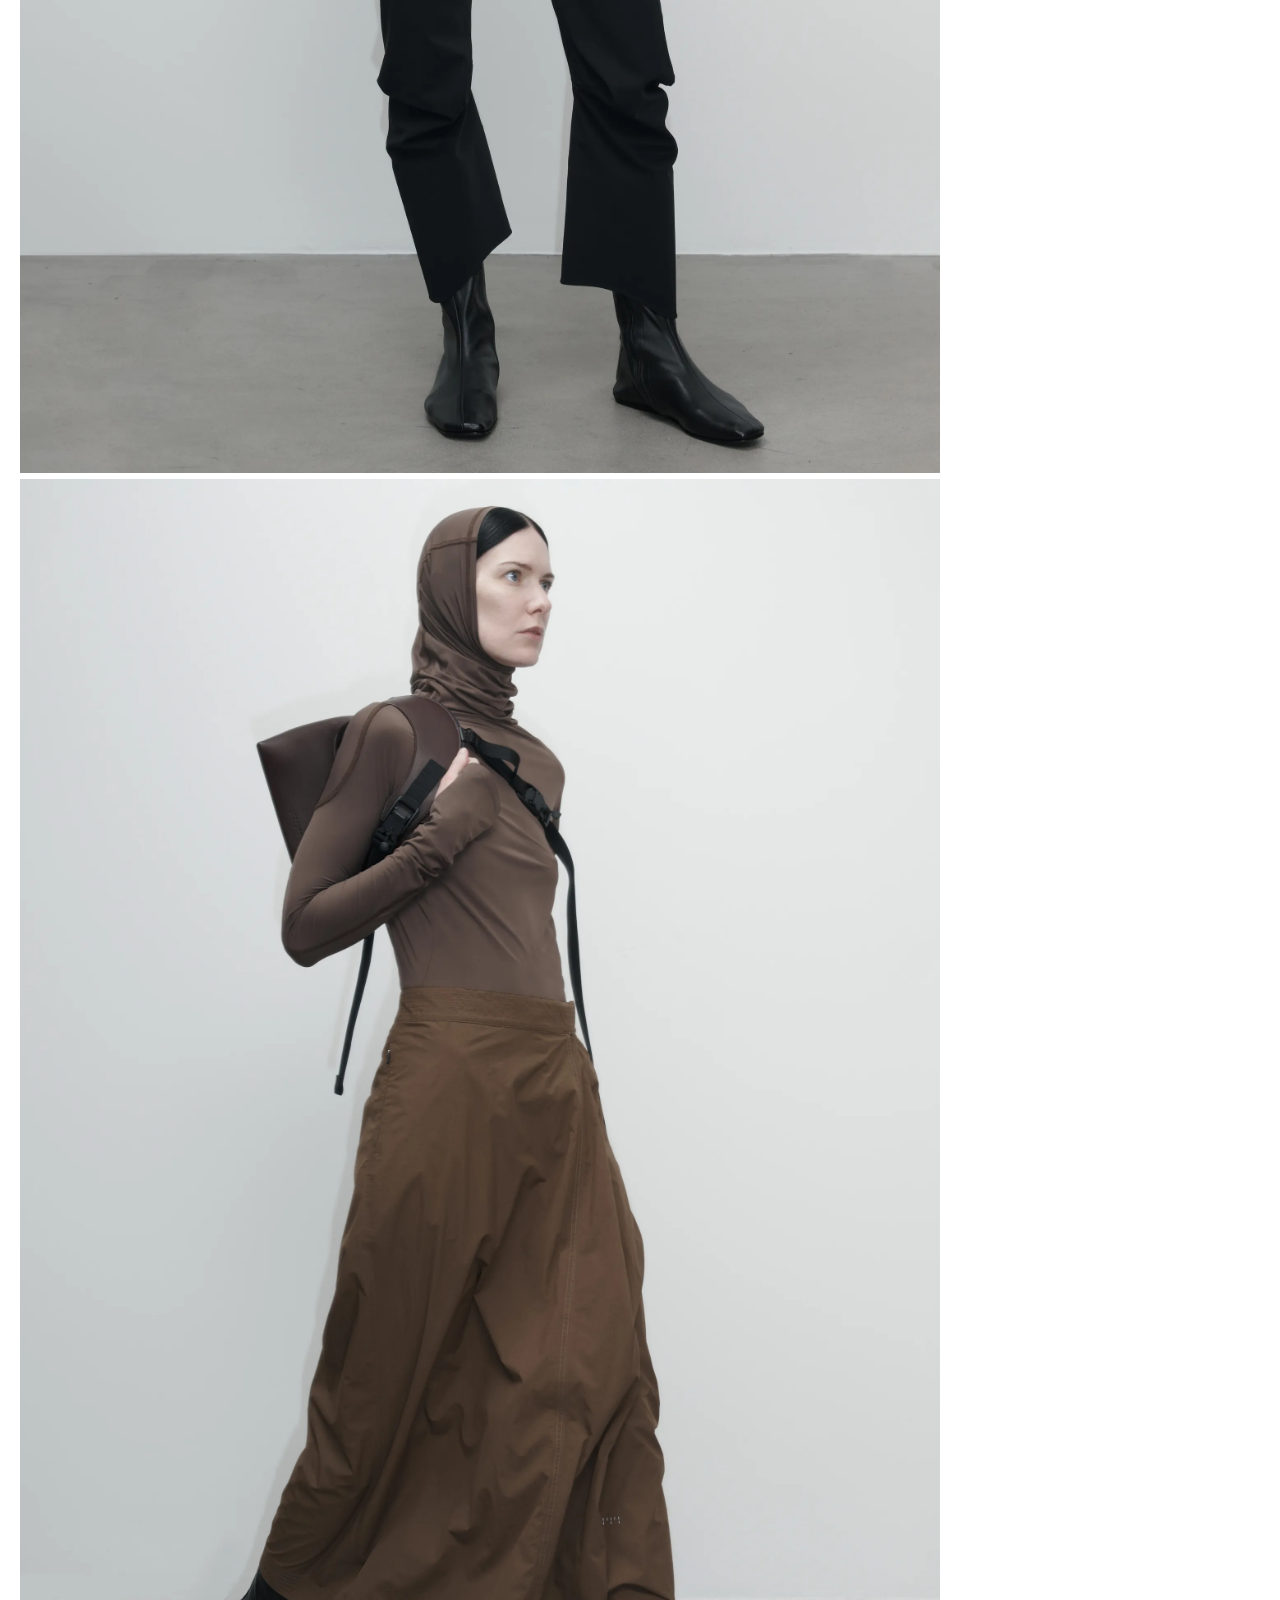
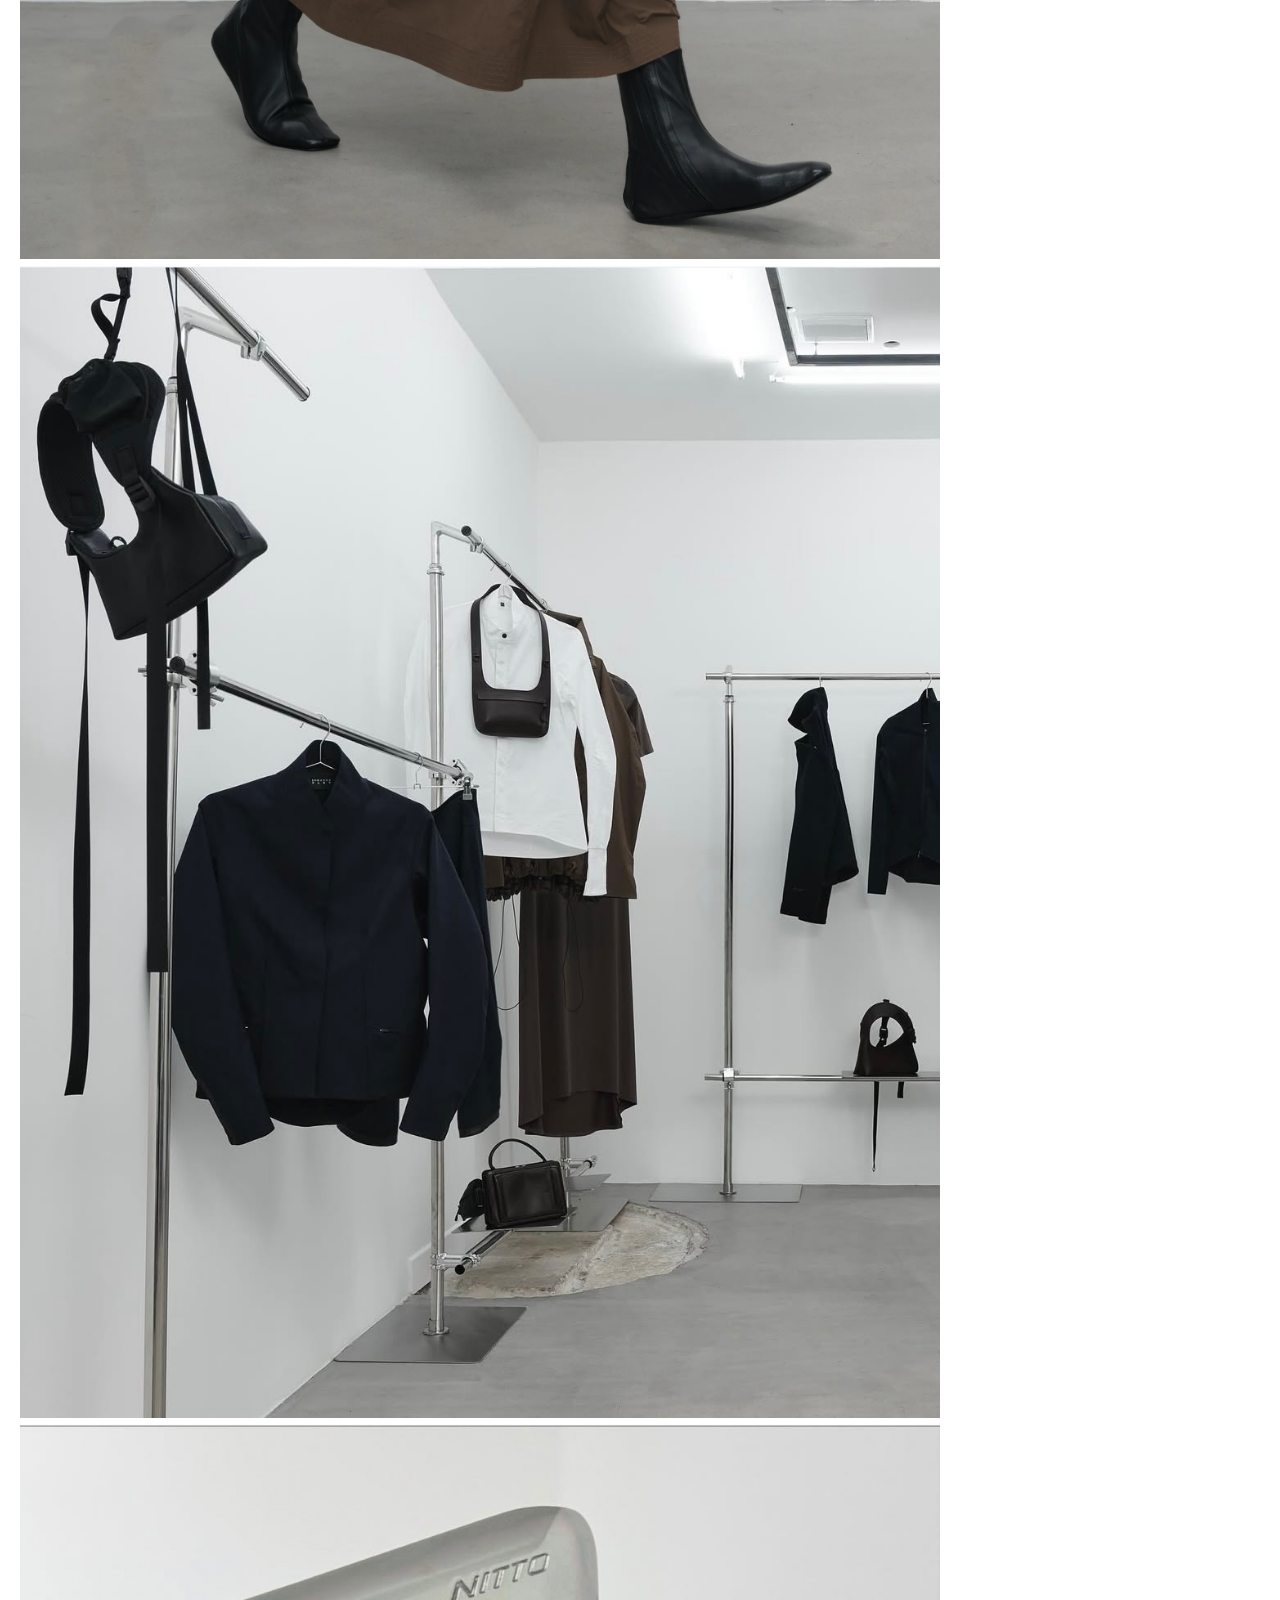
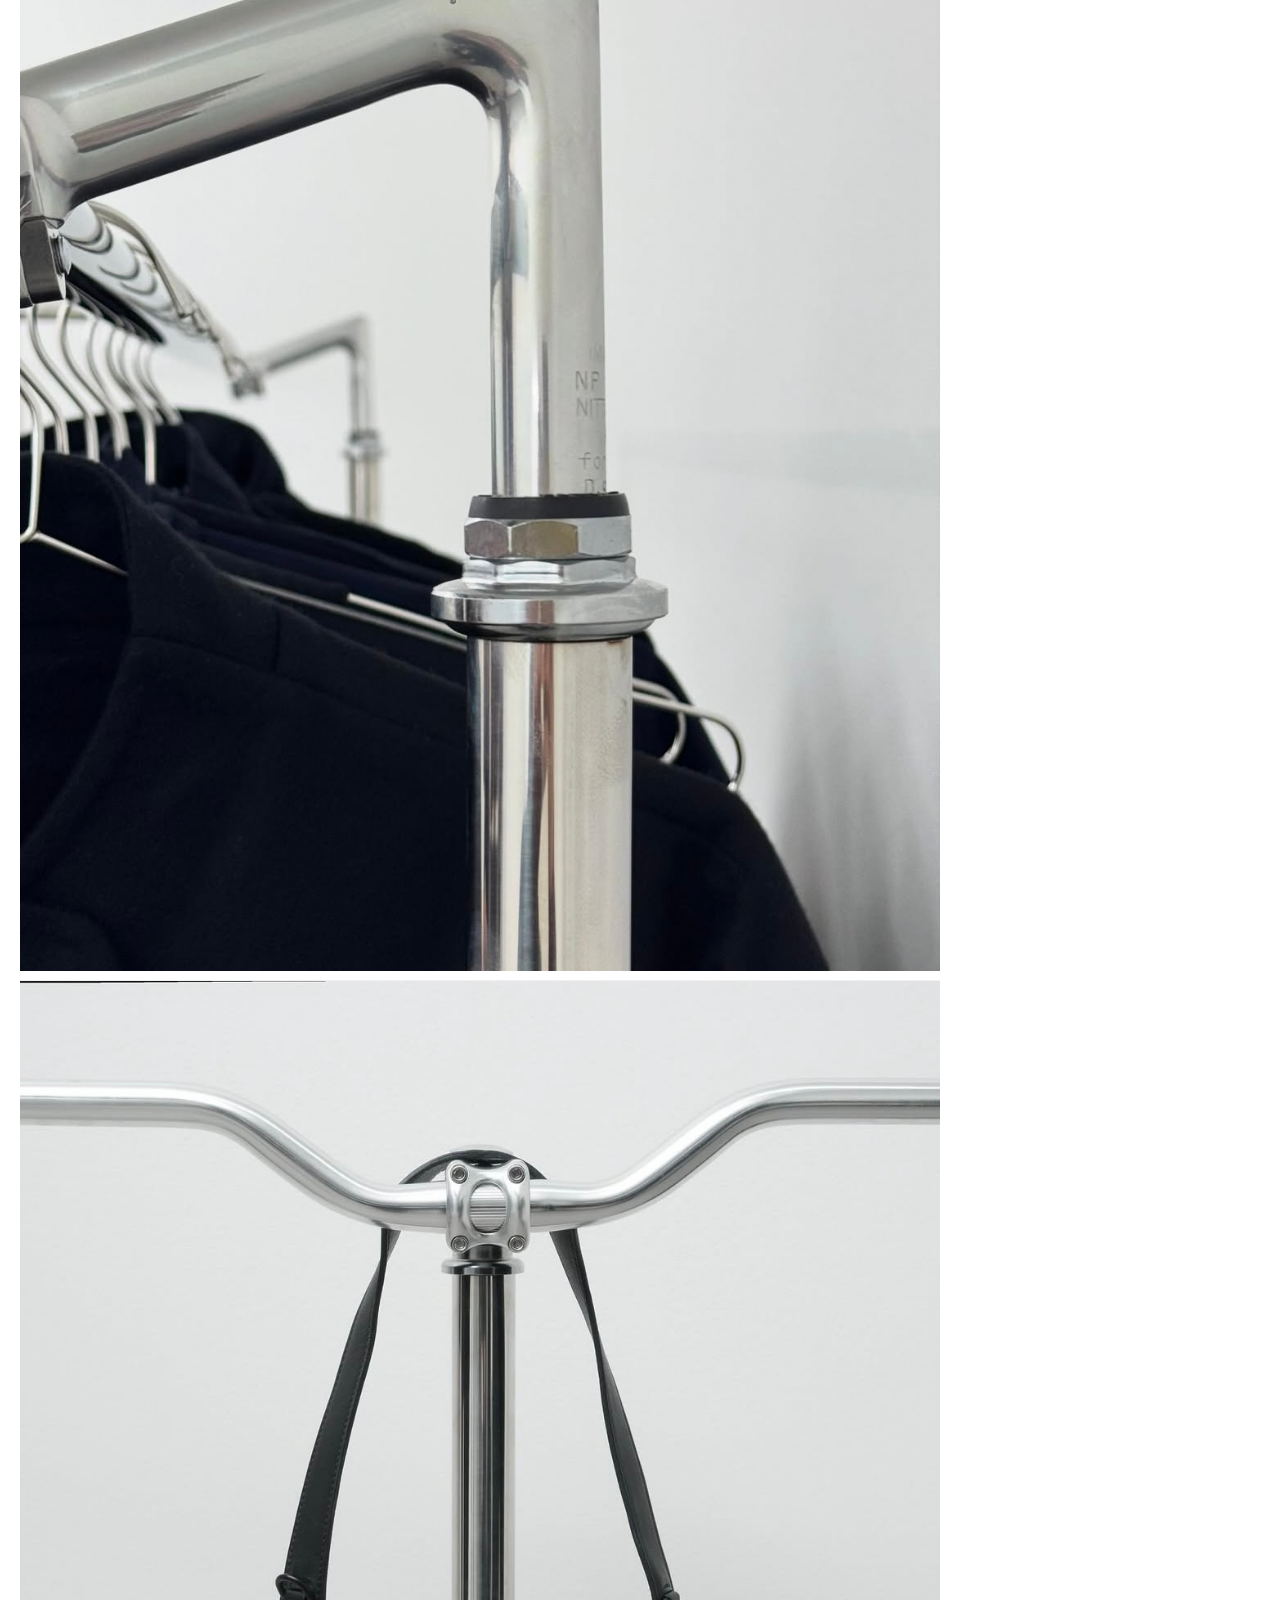
<file: pages/johanna-parv.html>
<!DOCTYPE html>
<html>

<head>
  <meta charset="UTF-8">
  <link rel="stylesheet" type="text/css" href="../css/styles.css">
  <meta name="viewport" content="width=device-width, initial-scale=1">
  <link rel="canonical" href="https://www.omar-esaadi.com/">

  <!-- SEO Meta Tags -->
  <meta name="author" content="Omar Esaadi">
  <meta name="description"
    content="johanna-parv by Omar Esaadi: An AI-driven retrospective reimagining the visual history of johanna-parv parties.">
  <meta name="keywords"
    content="johanna-parv, Omar Esaadi, AI Art, Generative Art, Queer Culture, Digital Retrospective, London Nightlife, johanna-parv Archive, LGBTQ+ Art, Experimental Media, AI Video, Digital Art, White Prata">

  <!-- Title Tag -->
  <title>johanna-parv | AI Retrospective by Omar Esaadi</title>

  <!-- Open Graph Meta Tags for Social Sharing -->
  <meta property="og:title" content="johanna-parv Project by Omar Esaadi">
  <meta property="og:description"
    content="Experience johanna-parv, an AI-powered reimagining of the johanna-parv party archive, blending technology and art to revive moments from London’s queer nightlife history.">
  <meta property="og:image" content="https://www.leandro-niero.com/assets/johanna-parv.gif">
  <meta property="og:url" content="https://www.leandro-niero.com/pages/johanna-parv.html">
  <meta property="og:type" content="website">
  <meta property="og:locale" content="en_GB">
  <meta property="og:site_name" content="Omar Esaadi">

  <!-- Google tag (gtag.js) -->
  <script async src="https://www.googletagmanager.com/gtag/js?id=G-QEPDY5T4DH"></script>
  <script>
    window.dataLayer = window.dataLayer || [];
    function gtag() { dataLayer.push(arguments); }
    gtag('js', new Date());

    gtag('config', 'G-QEPDY5T4DH');
  </script>

  <link rel="icon" href="../assets/favicon.png" type="image">
</head>

<body id="johanna-parv-page">

  <!-- Header -->
  <header>
    <div class="header-container">
      <div class="header-left-right-wrapper">
        <div class="header-left">
          <h1><a href="../index.html">Omar Esaadi</a></h1>
        </div>

        <div class="header-line"></div>

        <div class="header-back">
          <h2><a href="../index.html">← Back to Index</a></h2>
        </div>
      </div>

      <div class="header-right">
        <h1>Johanna Parv</h1>
      </div>
    </div>
  </header>

  <!-- Main Content -->
  <main class="main">
    <!-- content -->
    <div class="top-container">
      <div class="top-left">

                  <div class="video-container">
                    <iframe title="YouTube video player"
                      src="https://www.youtube.com/embed/vy3ufsNWocc"
                      style="width:100%; height:360px; border:0;"
                      frameborder="0"
                      allow="accelerometer; autoplay; clipboard-write; encrypted-media; gyroscope; picture-in-picture"
                      allowfullscreen loading="lazy"></iframe>
                  </div>

      <img src="../assets/johanna-parv /johanna2.png" alt="johanna-parv">
      <img src="../assets/johanna-parv /johanna3.png" alt="johanna-parv">
      <img src="../assets/johanna-parv /johanna4.png" alt="johanna-parv">
      <img src="../assets/johanna-parv /johanna5.png" alt="johanna-parv">
      <img src="../assets/johanna-parv /johanna6.png" alt="johanna-parv">
      <img src="../assets/johanna-parv /johanna7.png" alt="johanna-parv">
      <img src="../assets/johanna-parv /johanna8.png" alt="johanna-parv">
      <img src="../assets/johanna-parv /johanna9.png" alt="johanna-parv">
      <img src="../assets/johanna-parv /johanna10.png" alt="johanna-parv">
      <img src="../assets/johanna-parv /johanna11.jpg" alt="johanna-parv">
      <img src="../assets/johanna-parv /johanna12.jpg" alt="johanna-parv">
      <img src="../assets/johanna-parv /johanna13.jpg" alt="johanna-parv">
      <img src="../assets/johanna-parv /johanna15.jpg" alt="johanna-parv">
      <img src="../assets/johanna-parv /johanna16.jpg" alt="johanna-parv">
      <img src="../assets/johanna-parv /johanna17.jpg" alt="johanna-parv">
      <img src="../assets/johanna-parv /johanna18.jpg" alt="johanna-parv">
      <img src="../assets/johanna-parv /johanna19.jpg" alt="johanna-parv">
      <img src="../assets/johanna-parv /johanna20.jpg" alt="johanna-parv">
      <img src="../assets/johanna-parv /johanna21.jpg" alt="johanna-parv">
      </div>

      <!-- About Section -->
      <div class="top-right">
        <section id="about">
<p>Esaadi served as a brand coordinator and studio manager to Johanna Parv for seasons SS25 and AW25, as well as additional
support with seasons AW24 and SS26. his range of responsibilities under Parv included overseeing sales outreach to
buyers and clients, production supervision including Quality Checks, assembly of Bill of Materials, overseeing progress
with factories, materials sourcing and assisting with tech packs and pattern amendments.

His creative input to the brand also included support in the assembly of the AW25 Paris showroom, assistance on campaign
shoots for AW25 and SS26, and oversaw the materialisation of a custom made instillation for Dover Street Market: Ginza
as part of their AW24 open day event.
</p>

      </div>
    </div>
  </main>
</body>

</html>
</file>
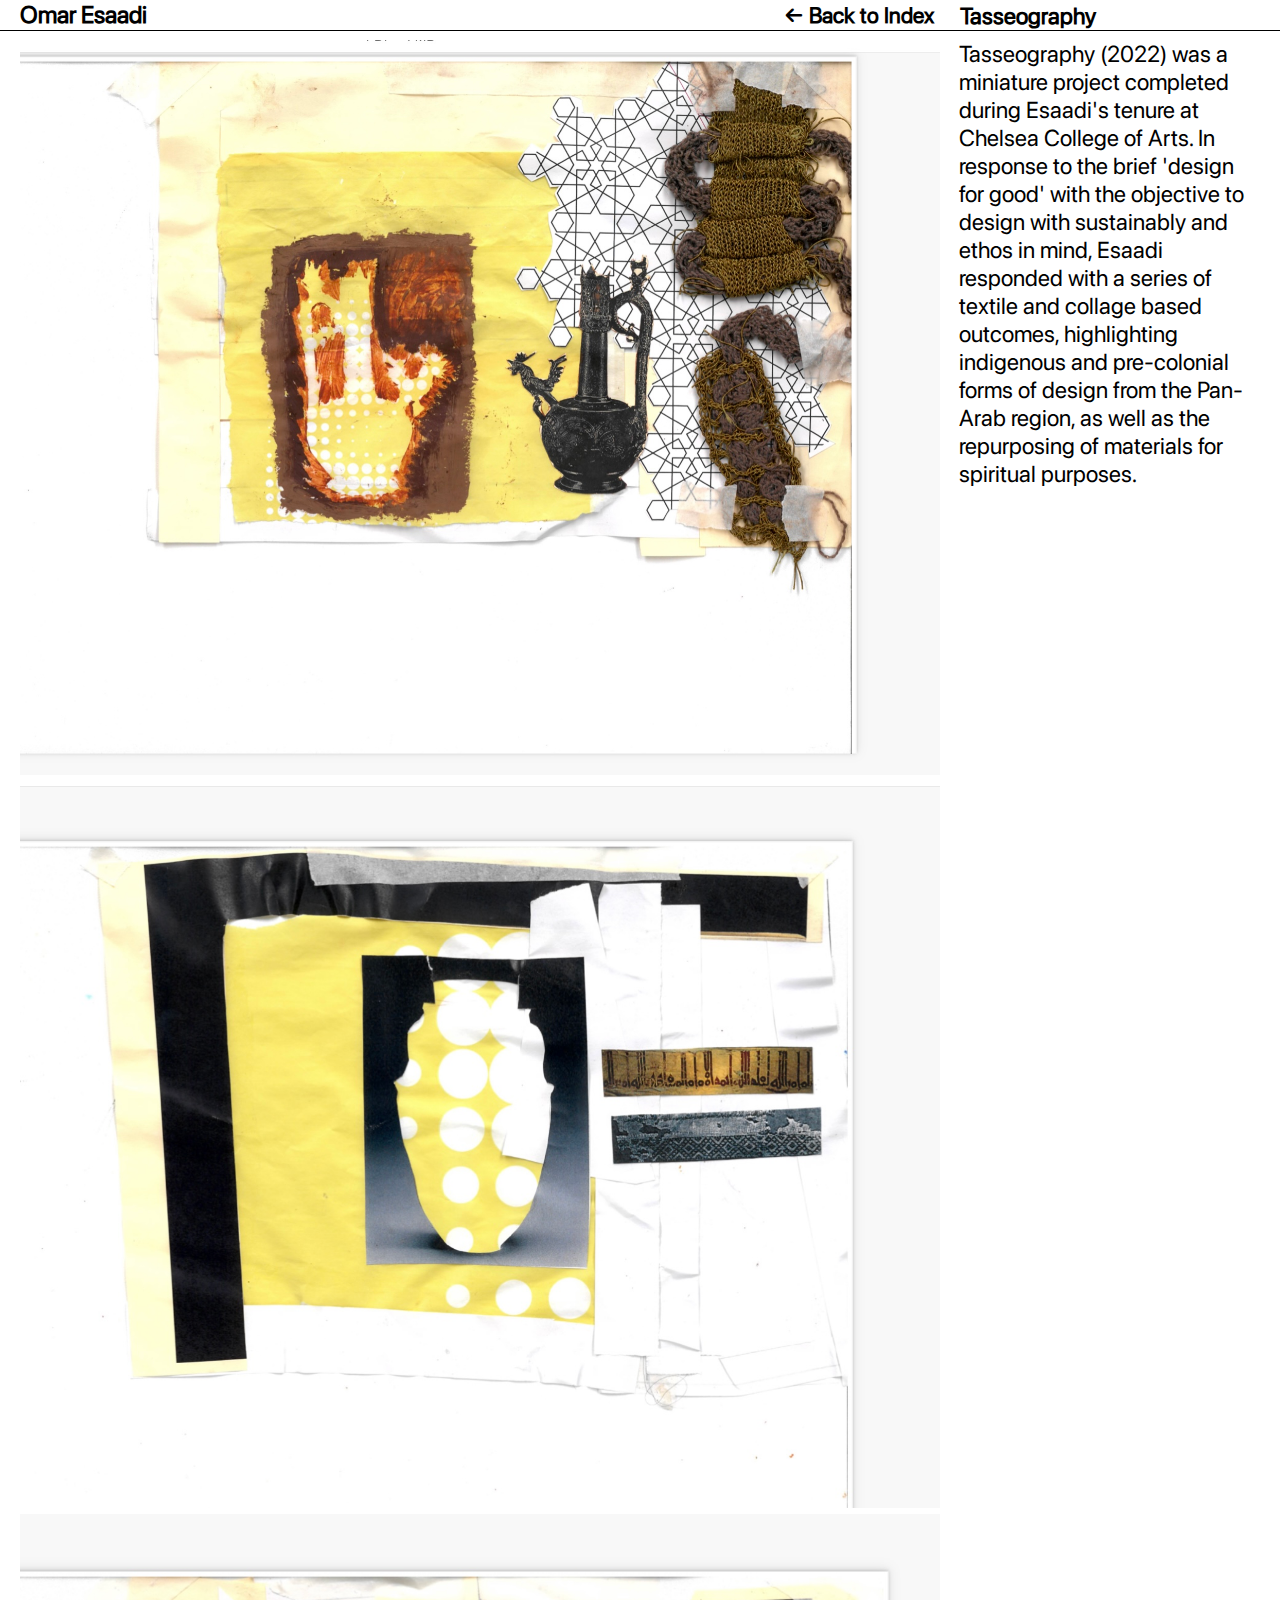
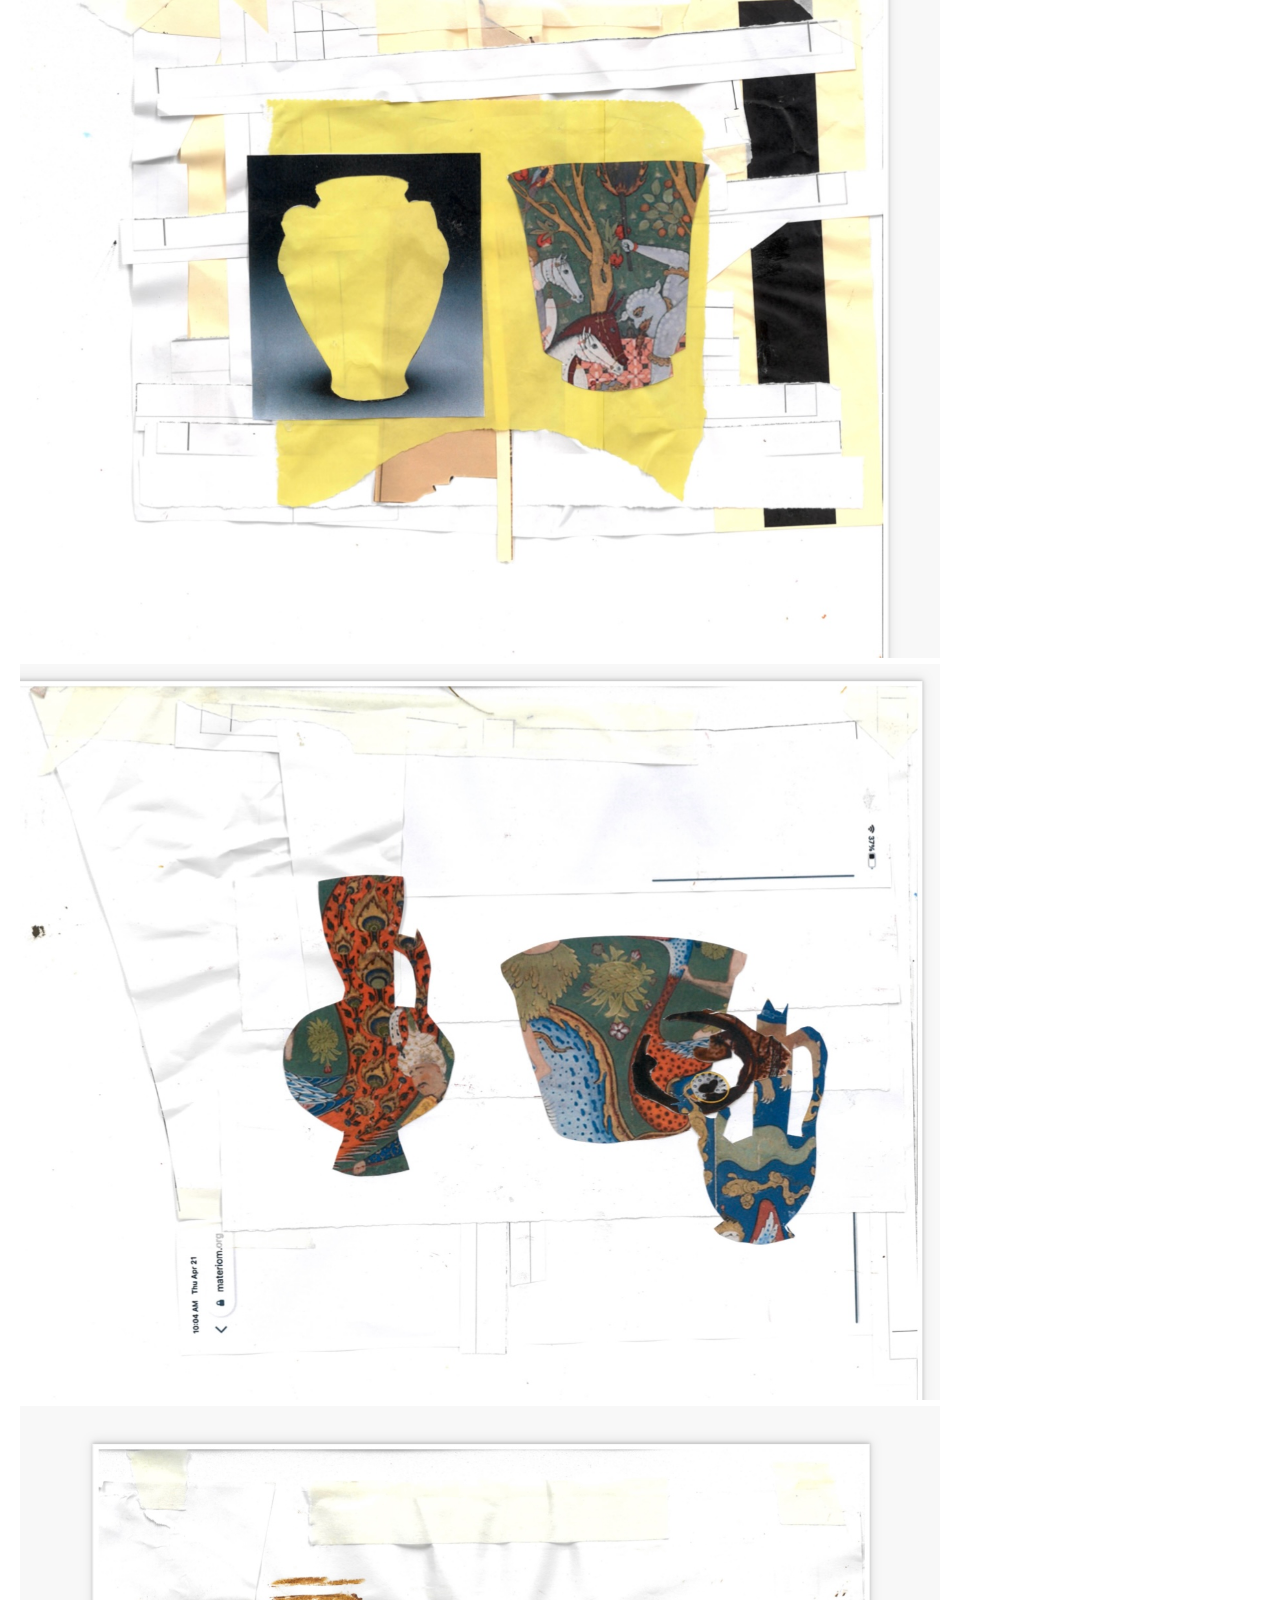
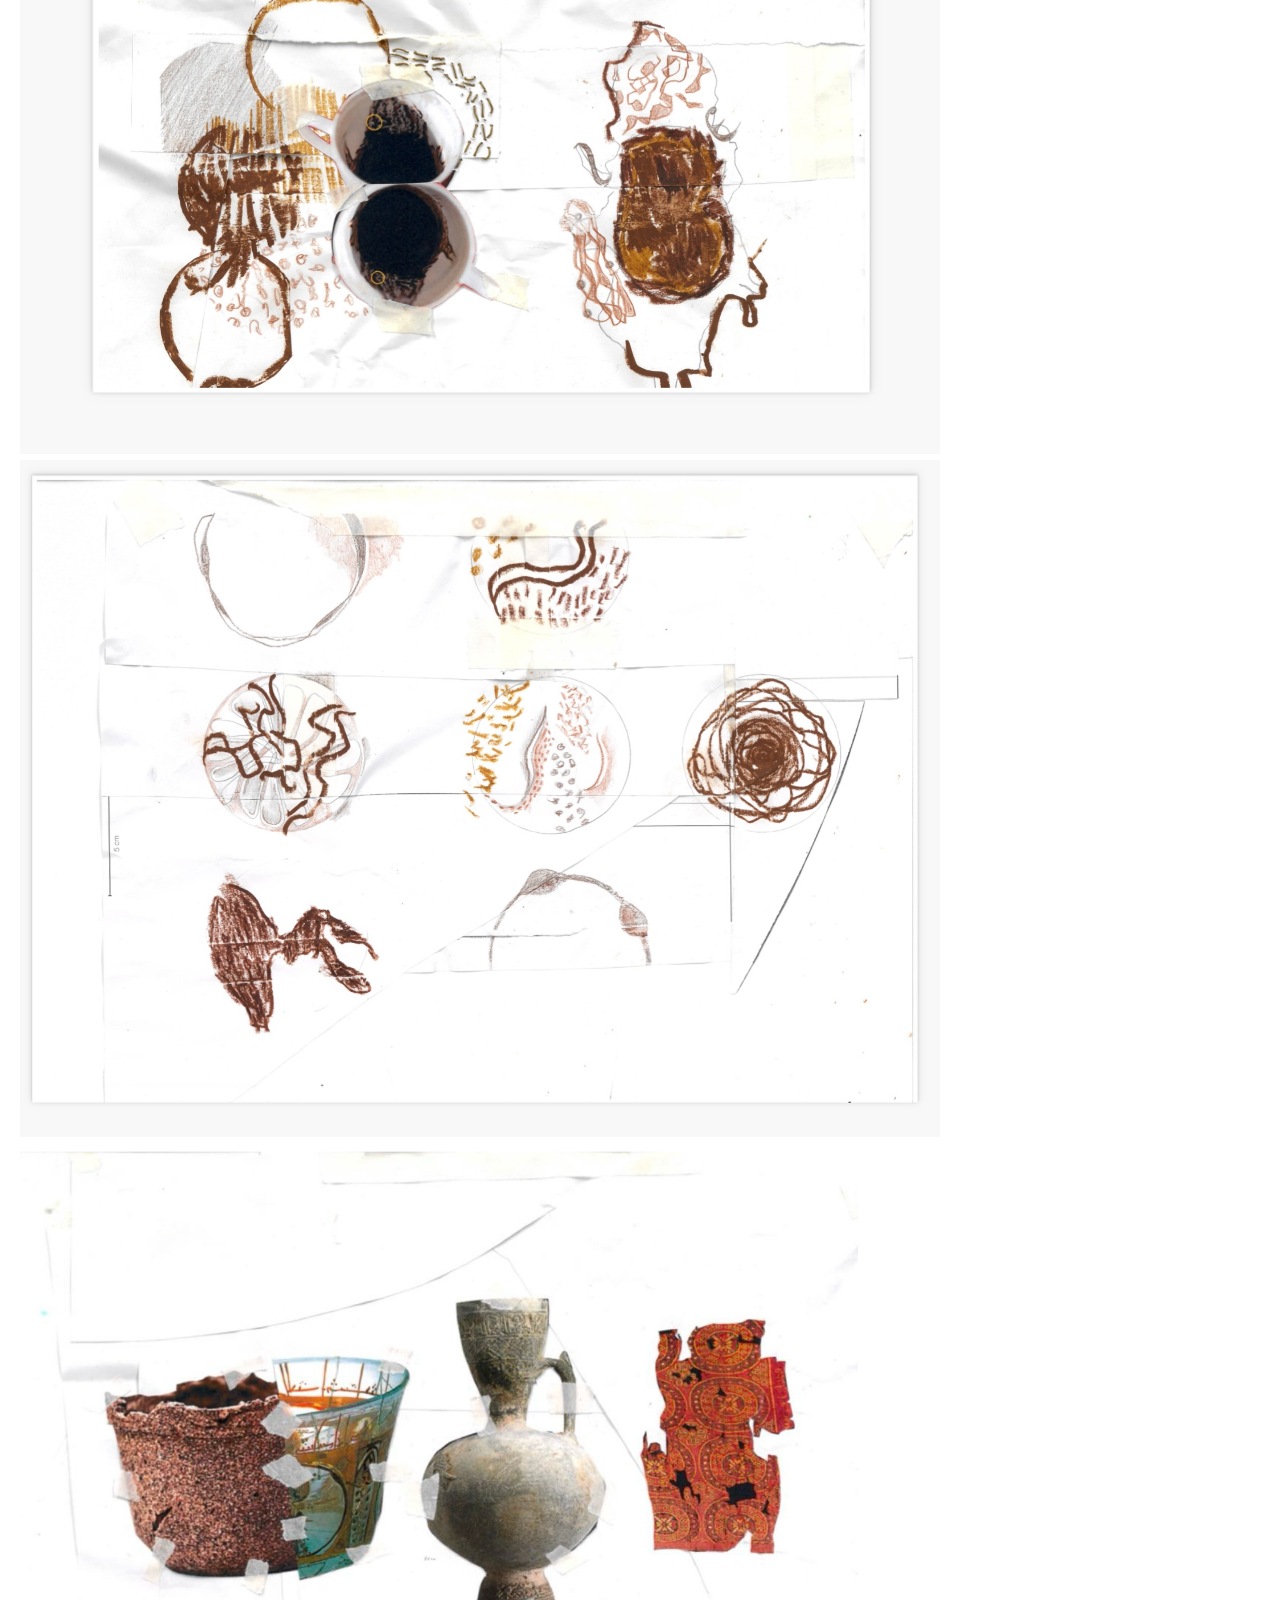
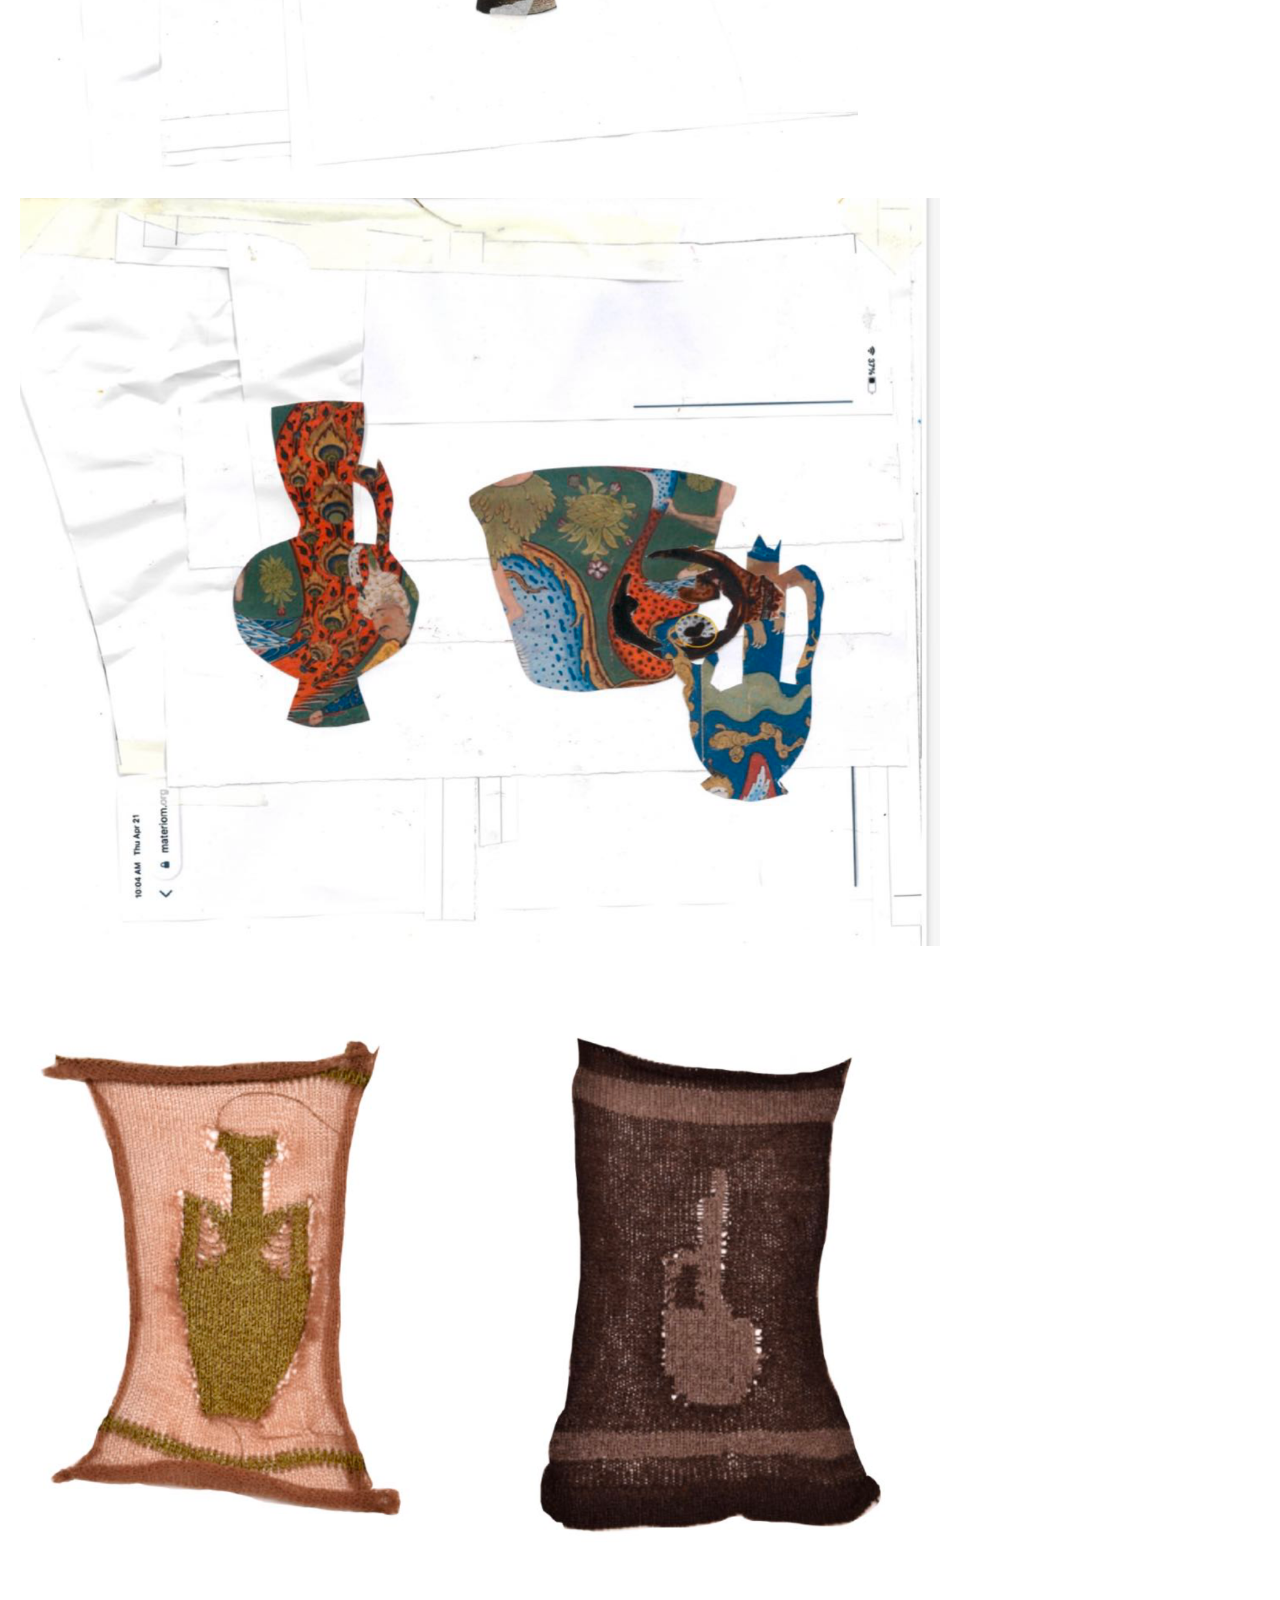
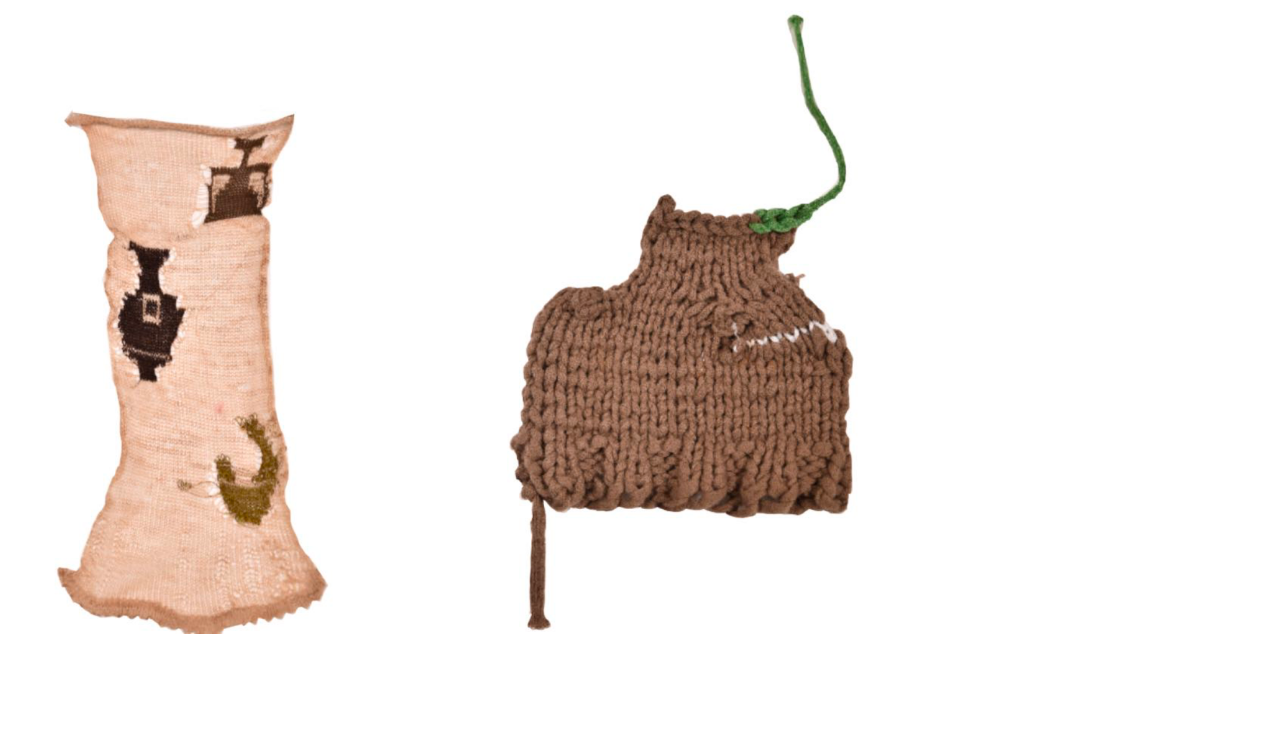
<file: pages/tasseography.html>
<!DOCTYPE html>
<html>

<head>
  <meta charset="UTF-8">
  <link rel="stylesheet" type="text/css" href="../css/styles.css">
  <meta name="viewport" content="width=device-width, initial-scale=1">
  <link rel="canonical" href="https://www.omar-esaadi.com/">

  <!-- SEO Meta Tags -->
  <meta name="author" content="Omar Esaadi">
  <meta name="description"
    content="Tasseography by Omar Esaadi: An AI diffusion model inspired by Brazilian queer culture, merging historical aesthetics with generative art. Explore the intersection of technology and queer history.">
  <meta name="keywords"
    content="Tasseography, Omar Esaadi, AI Diffusion Model, Generative Art, Queer Culture, G Magazine, Brazilian Art, AI Art, Digital Art, LGBTQ+, London">
  
  <!-- Title Tag -->
  <title>Tasseography | AI Diffusion Model by Omar Esaadi</title>
  
  <!-- Open Graph Meta Tags for Social Sharing -->
  <meta property="og:title" content="Tasseography Project by Omar Esaadi">
  <meta property="og:description"
    content="Discover Tasseography, an AI diffusion model that brings the visual narratives of Brazilian queer culture into the digital age. Created by Omar Esaadi, this project blends technology and art to preserve and celebrate queer history.">
  <meta property="og:image" content="https://www.leandro-niero.com/assets/coverTasseography.png">
  <!-- Make sure this is the correct path to the image -->
  <meta property="og:url" content="https://www.leandro-niero.com/pages/Tasseography.html">
  <meta property="og:type" content="website">
  <meta property="og:locale" content="en_GB">
  <meta property="og:site_name" content="Omar Esaadi">

  <!-- Google tag (gtag.js) -->
  <script async src="https://www.googletagmanager.com/gtag/js?id=G-QEPDY5T4DH"></script>
  <script>
    window.dataLayer = window.dataLayer || [];
    function gtag() { dataLayer.push(arguments); }
    gtag('js', new Date());

    gtag('config', 'G-QEPDY5T4DH'); 
  </script>

  <link rel="icon" href="../assets/favicon.png" type="image">
</head>

<body id="Tasseography-page">

  <!-- Header -->
  <header>
    <div class="header-container">
      <div class="header-left-right-wrapper">
        <div class="header-left">
          <h1><a href="../index.html">Omar Esaadi</a></h1>
        </div>

        <div class="header-line"></div>

        <div class="header-back">
          <h2><a href="../index.html">← Back to Index</a></h2>
        </div>
      </div>

      <div class="header-right">
        <h1>Tasseography</h1>
      </div>
    </div>
  </header>

  <!-- Main Content -->
  <main class="main">
    <!-- content -->
    <div class="top-container">
      <div class="top-left">
        <img src="../assets/tasseograpy/tasseograpy1.jpg" alt="alia bus ad design">
        <img src="../assets/tasseograpy/tasseograpy2.jpg" alt="alia dispenser design">
        <img src="../assets/tasseograpy/tasseograpy3.jpg" alt="alia dispenser design">
        <img src="../assets/tasseograpy/tasseograpy4.jpg" alt="alia dispenser design">
        <img src="../assets/tasseograpy/tasseograpy5.jpg" alt="alia dispenser design">
        <img src="../assets/tasseograpy/tasseograpy6.jpg" alt="alia dispenser design">
        <img src="../assets/tasseograpy/tasseograpy7.png" alt="alia dispenser design">
        <img src="../assets/tasseograpy/tasseograpy8.png" alt="alia dispenser design">
        <img src="../assets/tasseograpy/tasseograpy9.png" alt="alia dispenser design">
        <img src="../assets/tasseograpy/tasseograpy10.png" alt="alia dispenser design">


      </div>

      <!-- About Section -->
      <div class="top-right">
        <section id="about">
          <p>Tasseography (2022) was a miniature project completed during Esaadi's tenure at Chelsea College of Arts. In response to
          the brief 'design for good' with the objective to design with sustainably and ethos in mind, Esaadi responded with a
          series of textile and collage based outcomes, highlighting indigenous and pre-colonial forms of design from the Pan-Arab
          region, as well as the repurposing of materials for spiritual purposes.</a></p>
        </section>
      </div>
    </div>
  </main>
</body>

</html>
</file>
<file: css/styles.css>
/* General Styles */
 @font-face {
        font-family: 'SFproDisplay';  /* A name to reference in CSS */
        src: url('../assets/SFproDisplay.otf'); /* Path to your local font file */
    }

body {
       
    font-family: 'SFproDisplay ', SFproDisplay, sans-serif;
    margin-left: 0px;
    padding: 0;
    padding-top: 40px;
    margin-top: 0;
    /* margin-right: 40px; */
    a {
            text-decoration: underline;
            /* Adds underline to all links */
            color: black;
            /* Ensures all links are black, adjust as necessary */
        }
}

.center-text {
    text-align: center;
}

img {
    max-width: 98%;
    height: auto;
}

.header-work{
    margin-top: 0px;
    margin-left: -8px;
    font-size: 23px;
}

/* Header Styles */
.header-container {
display: flex;
  justify-content: space-between;
  align-items: flex-start;
  position: fixed;  /* Make header fixed when scrolling */
  top: 0;
  left: 0;
  width: 100%; 
  background-color: white;  
  z-index: 1000; 
  border-bottom: 1px solid black;
  padding: 0;
  /* margin-bottom: 10px; */
  white-space: nowrap;
  
}


  .header-left-right-wrapper {
    display: flex;
    justify-content: space-between;
    align-items: start;
    width: 73%;
    text-decoration: none;
color: black;
    
  }

  
/* This will hide the .contact-header-text when the window width is below 768px */
@media (max-width: 1000px) {
    #index-page .contact-header {
      display: flex;
    }

      #index-page body {
        margin-left: 0px;
        padding: 0;
        padding-top: 40px;
        margin-top: 0;
        }
      
  }


  @media (max-width: 1000px) { /* Show the line only when the screen width is less than or equal to 768px */
  
      .header-container {
        display: flex;
          justify-content: space-between;
          align-items: flex-start;
          position: flex;  
          top: 0;
          left: 0;
          width: 100%; 
          background-color: white;  
          z-index: 1000; 
          border-top: 0px solid black;
          padding: 0;
          margin-bottom: 10px;
          white-space: nowrap;
          
        }

        .header-line {
            display: block; 
            height: 1px; 
            background-color: black; 
            width: 100vw;
            top: 50%; 
            left: 0; 
            right: 0; 
            position: absolute;
        }

        .header-left-right-wrapper {
            display: flex;
            justify-content: space-between;
            align-items: center;
            width: 100%;
            text-decoration: none;
        color: black;
            
          }

          body {
            margin-left: 0px;
            padding: 0;
            padding-top: 70px;
            margin-top: 0;
        }
        

        }

       
   /* RESIZING HEADER PAGES */
  @media (max-width: 1000px) {

    .header-container {
        display: grid;
        justify-content: space-between;
        width: 100%;
        text-decoration: none;
    color: black;
    flex-direction: row;
    flex: 1;
    
    }    

    .header-right {
        text-align: left;
        padding-bottom: 0;
        margin-left: 20px;
        

    }

    #index-page .header-right {
    display:none;
    }

    #index-page .header-line {
      display: none;
    }


    .header-left {
        width: 100%;  /* Adjust the width as needed */
        padding-bottom: 0;
        padding-top: 0px;
        margin-left: 20px;
        
        
    }

    .header-back {
        position: absolute;
        right: 20px;
        top: 0;

    }
    .header-work{
        margin-left: 0px;
    }
    
  }
  

header h1 a {

text-decoration: none;
color: black;
}

header h1 a:hover {

    text-decoration: underline;
    color: black;
    }


.header-left {
    width: 75%;  
    margin-bottom:0; 
    padding-bottom: 0;
    margin-left: 20px;
    text-decoration: none;
    color: black;
}

.header-back {
    margin-left: auto;
    padding-left: 20px;
    text-decoration: none;
    color: black;
  }

  .header-back a {
    font-size: 22px;  /* Adjust this value as you prefer */
    text-decoration: none;
    color: rgb(0, 0, 0);
  }

  .header-back a:hover {
    font-size: 22px;  /* Adjust this value as you prefer */
    text-decoration: underline;
    color: rgb(0, 0, 0);
  }


.header-right {
    width: 25%;  /* Adjust the width as needed */
    text-align: left;
    padding-bottom: 0;
    padding-top: 2px;
    align-items: left;
  
    
}

header h1, header h2 {
    margin: 0;
    padding: 0;
    text-decoration: none;
color: black;
}


.header-left h1 {
    font-size: 24px;  /* Adjust this value as you prefer */
    text-decoration: none;
color: black;

}

.header-left h2 {
    text-decoration: none;
color: black;
}

.header-right h1 {
    font-size: 23px;  /* Adjust this value as you prefer */
    padding-left: 0;
}


#portfolio {
    margin-right: 12px;

}

.portfolio-grid {
    width: 100%;  /* Span the entire width of the parent container */
    display: grid;
    grid-template-columns: repeat(1, 1fr);  /* 4 columns */
    gap: 16px;
}



@media (min-width: 820px) {
    .portfolio-grid {
      grid-template-columns: repeat(3, 1fr);
    }
  }
  
  @media (min-width: 1100px) {
    .portfolio-grid {
      grid-template-columns: repeat(4, 1fr);
    }
  }


.portfolio-item {
    text-align: left;
    padding: 0;
    margin: 0;
    position: relative;
    max-width: 800px;  /* Set a maximum width */
    text-decoration: none;
    color: inherit;  /* This will make the link color similar to the surrounding text */
}

.portfolio-item:hover {
    text-decoration: underline;
}

.portfolio-item img {
    width: 100%;  /* Makes the image responsive */
    max-width: 800px;  /* Sets a maximum width */
    height: auto;  /* Keeps the aspect ratio */
}

.portfolio-item-text {
    position: bottom;
    bottom: 16px;
    left: 16px;
    color: rgb(0, 0, 0);
    padding: 0px;
}


/* Main Content Styles */
main {
    display: flex;
    flex-direction: column;
    align-items: left;
    margin-left: 20px;
}

/* Footer Styles */
footer {
    background-color: #ffffff;
    color: #000000;
    text-align: center;
    padding: 1em 0;
}

.top-container {
    /* align-items: left; */
    display: flex;
    padding: 0;  /* Add some padding to left and right */
    flex: 1;  /* This makes it take up all available space in a flexbox layout */
    flex-direction: row;
}





.top-left {
    flex: 1; /* This makes it take up all available space in a flexbox layout*/
    width: 75%;  /* Limit the width to 60% */
    margin-bottom: 20px;
    font-size: 23px;

}

.top-right {
    flex: -1;  /*This makes it take up all available space in a flexbox layout */
    width: 25%;  /* Adjust the width as needed */
    text-align: left;
    
}


  /* RESIZING PAGES */
@media (max-width: 1000px) {
   
    .top-right {
     flex-direction: column-reverse;
     flex: -1;  /*This makes it take up all available space in a flexbox layout */
     width: 100%;  /* Adjust the width as needed */
     text-align: left;
     margin-bottom: 20px;
   
   }
   .top-container {
       flex-direction: column-reverse;
       width: 100%;
       flex: 1;
   }

   .top-left {
    flex: 1; /* This makes it take up all available space in a flexbox layout*/
    width: 100%;  /* Limit the width to 60% */
    margin-bottom: 20px;
}

#index-page .main {
margin-top: -30px; */
}

 }
 

/* RESIZING INDEX */
@media (max-width: 1000px) {  /* Adjust 800px to the breakpoint you desire */
  #index-page .top-container {
       flex-direction: column;
   }

   #index-page .top-right {
       flex-direction: row;

   
     }
   }

@media (min-width: 1000px) { /* Adjust the breakpoint as needed */
    #index-page .work-education-container {
        flex-direction: row;
        justify-content: space-between;
      }
    }



#about {
   
    font-size: 23px;  /* Set the font size of the paragraph text */
    flex: 1;  /* This makes it take up all available space in a flexbox layout */
    width: 96%;  /* Limit the width to 60% */
    margin-top: 0;  /* Remove top margin */
    margin-left: 0;  /* Remove left margin */
    padding-top: 0;  /* Remove top padding */
    padding-left: 0;  /* Remove left padding */
    text-align: left;  /* Align text to the left */
    display: block;
    align-items: flex-start;
    justify-content: flex-start;
}




#about p {
    margin: 0;  /* Removes margin */
    padding: 0;  /* Removes padding */
}

#about a {
    flex: auto;
     margin: 0;
     padding: 0;
     text-align: top;
     color: black;  /* Make the text black */
     text-decoration: none;  /* Remove any underline */
     font-size: 23px;  /* Set the font size */
 }
 
 #about a:hover {

    text-decoration: underline;
    color: black;
    }

/* Contact Section Styles */
#contact {
    width: 100%;
    margin: 0;
    text-align: left;
    padding: 0;   
    justify-content: space-between; /* Horizontally align items */
}

#contact h1 {
    width: 100%;
    margin: 0;
    text-align: left;
    padding: 0;
}

#contact h2 {
    width: 100%;
    margin: 0;
    text-align: left;
 
}

#contact p {
    width: 100%;
    margin: 0;
    margin-bottom: 0;
    text-align: left;
    padding: 0;
    font-size: 23px;
}

#contact p:first-child {
    margin-top: 0;  /* Adjust this value as needed */
}

#contact a {
   flex: auto;
    margin: 0;
    padding: 0;
    text-align: top;
    color: black;  /* Make the text black */
    text-decoration: none;  /* Remove any underline */
    font-size: 23px;  /* Set the font size */
}

/* Fix the line-breaking on the email text */
#contact a[href^='mailto:'] {
    white-space: nowrap;

}
#contact a:hover {
    text-decoration: underline;  /* Add underline when hovered */
}


.work-education-container {
    display: flex;
    flex-direction: column;
}


#work, #education {
  width: 100%; /* or whatever percentage that fits well */
  margin-bottom: 10px;
  margin-right: 20px;
}


.work-education-container h2 {
    font-size: 23px;  /* Adjust this value as needed */
    line-height: 1.2; 
    margin-top:60px;
    display: flex;
    flex-wrap: wrap;
    white-space: pre-wrap;
    word-break: break-word;

}


#education p {
    font-size: 23px;  /* Adjust this value as needed */
   /* line-height: 0.2; */
   margin-bottom:-24px;
}



#work p {
    font-size: 23px;  /* Adjust this value as needed */
   margin-bottom:-24px;
}


/* ... PROJECT PAGE ... */

.video-container {
    position: relative;
    width: 98%;
    height: 0;
    padding-bottom: 56.25%; /* Aspect ratio for 16:9 */
    margin-bottom: 20px; /* Space between videos */
    
}

.video-container iframe {
    position: absolute;
    top: 0;
    left: 0;
    width: 100%;
    height: 100%;
}

  

/* 
.cookie-banner {
    position: fixed;
    bottom: 0;
    left: 0;
    width: 100%;
    background-color: #f4f4f4;
    padding: 15px;
    text-align: center;


    z-index: 1000;
    font-size: 14px; 
}

#cookie-banner .cookie-text .spacer {
    display: inline-block;
    margin-right: 10px; 
}




#cookie-banner button {
    background: none;
    border: none;
    color: red; 
    cursor: pointer;
    padding: 5px; 
    margin: -5px;
    text-decoration: none; 
    font-size: inherit;
}

#cookie-banner button:hover {
    text-decoration: underline; 
}

*/


/* DECORATIONS */


.circle {
    width: 100px;
    height: 100px;
    border-radius: 50%;
    position: absolute;
    z-index: 1000;  /* Ensure header is on top of other elements */
}


.floating-circle {
    width: 100px;
    height: 100px;
    border-radius: 50%;
    position: absolute;
    /* z-index: 1000;   */

    background-size: cover;
    background-position: center;
    background-repeat: no-repeat;
    
    /* background-image: linear-gradient(45deg, red, blue); You keep this for your gradient */
filter: blur(15px); 
    opacity: 75%;
}

#circle1 {
    background: radial-gradient(circle, rgb(0, 166, 255), blue);
    animation: gradient-animation1 10s infinite;  /* Slower animation */
    
}

#circle2 {
    background: radial-gradient(circle, rgb(72, 255, 0), green);
    animation: gradient-animation2 12s infinite;  /* Slower animation */
}

#circle3 {
    background: radial-gradient(circle, rgb(255, 0, 0), rgb(110, 0, 0));
    animation: gradient-animation3 14s infinite;  /* Slower animation */
}

#circle4 {
    background: radial-gradient(circle, rgb(255, 255, 0), rgb(147, 0, 0));
    animation: gradient-animation4 6s infinite;  /* Slower animation */
}

#circle5 {
    background: radial-gradient(circle, rgb(212, 0, 255), rgb(111, 0, 63));
    animation: gradient-animation5 8s infinite;  /* Slower animation */
}



@keyframes gradient-animation1 {
    0% {
      background: radial-gradient(circle, rgb(0, 255, 47), rgb(0, 100, 3));
    }
    100% {
      background: radial-gradient(circle, rgb(255, 0, 230), rgb(119, 0, 127));
    }
}

@keyframes gradient-animation2 {
    0% {
      background: radial-gradient(circle, rgb(0, 246, 94), rgb(0, 102, 17));
    }
    100% {
      background: radial-gradient(circle, rgb(237, 37, 255),rgb(160, 0, 123))};
    }


@keyframes gradient-animation3 {
    0% {
      background: radial-gradient(circle, rgb(255, 0, 0), rgb(112, 0, 0));
    }
    100% {
      background: radial-gradient(circle, rgb(31, 255, 42), rgb(0, 160, 11));
    }
}

@keyframes gradient-animation4 {
    0% {
      background: radial-gradient(circle, rgb(95, 42, 255), rgb(76, 0, 130));
    }
    100% {
      background: radial-gradient(circle, rgb(255, 238, 0), rgb(255, 0, 0))}
}


@keyframes gradient-animation5 {
    0% {
      background: radial-gradient(circle, rgb(37, 208, 255), rgb(34, 0, 255));
    }
    100% {
      background: radial-gradient(circle, rgb(31, 233, 255), rgb(98, 0, 255));
    }
}



/* 
.header-left, .header-right,.header-left-right-wrapper,.header-container,.header-back, #about, #contact {
    border: 1px solid red; 
    background-color: rgba(0, 0, 0, 0.1); 
}  */



/* 
.header-left, .header-right,.header-left-right-wrapper,.header-container,.header-back, #about, #contact {
    border: 1px solid red; 
    background-color: rgba(0, 0, 0, 0.1); 
} 
/* .header-left, .header-right {
    flex-shrink: 0; 
    flex-grow: 0;   */
/* }
#about, #contact {
    flex-shrink: 0; 
    flex-grow: 0;   
}
.header-left, .header-right, #about, #contact {
    margin: 0;
    padding: 0;
}
.header-left, .header-right, #about, #contact {
    min-width: 0; 
 }
</file>
